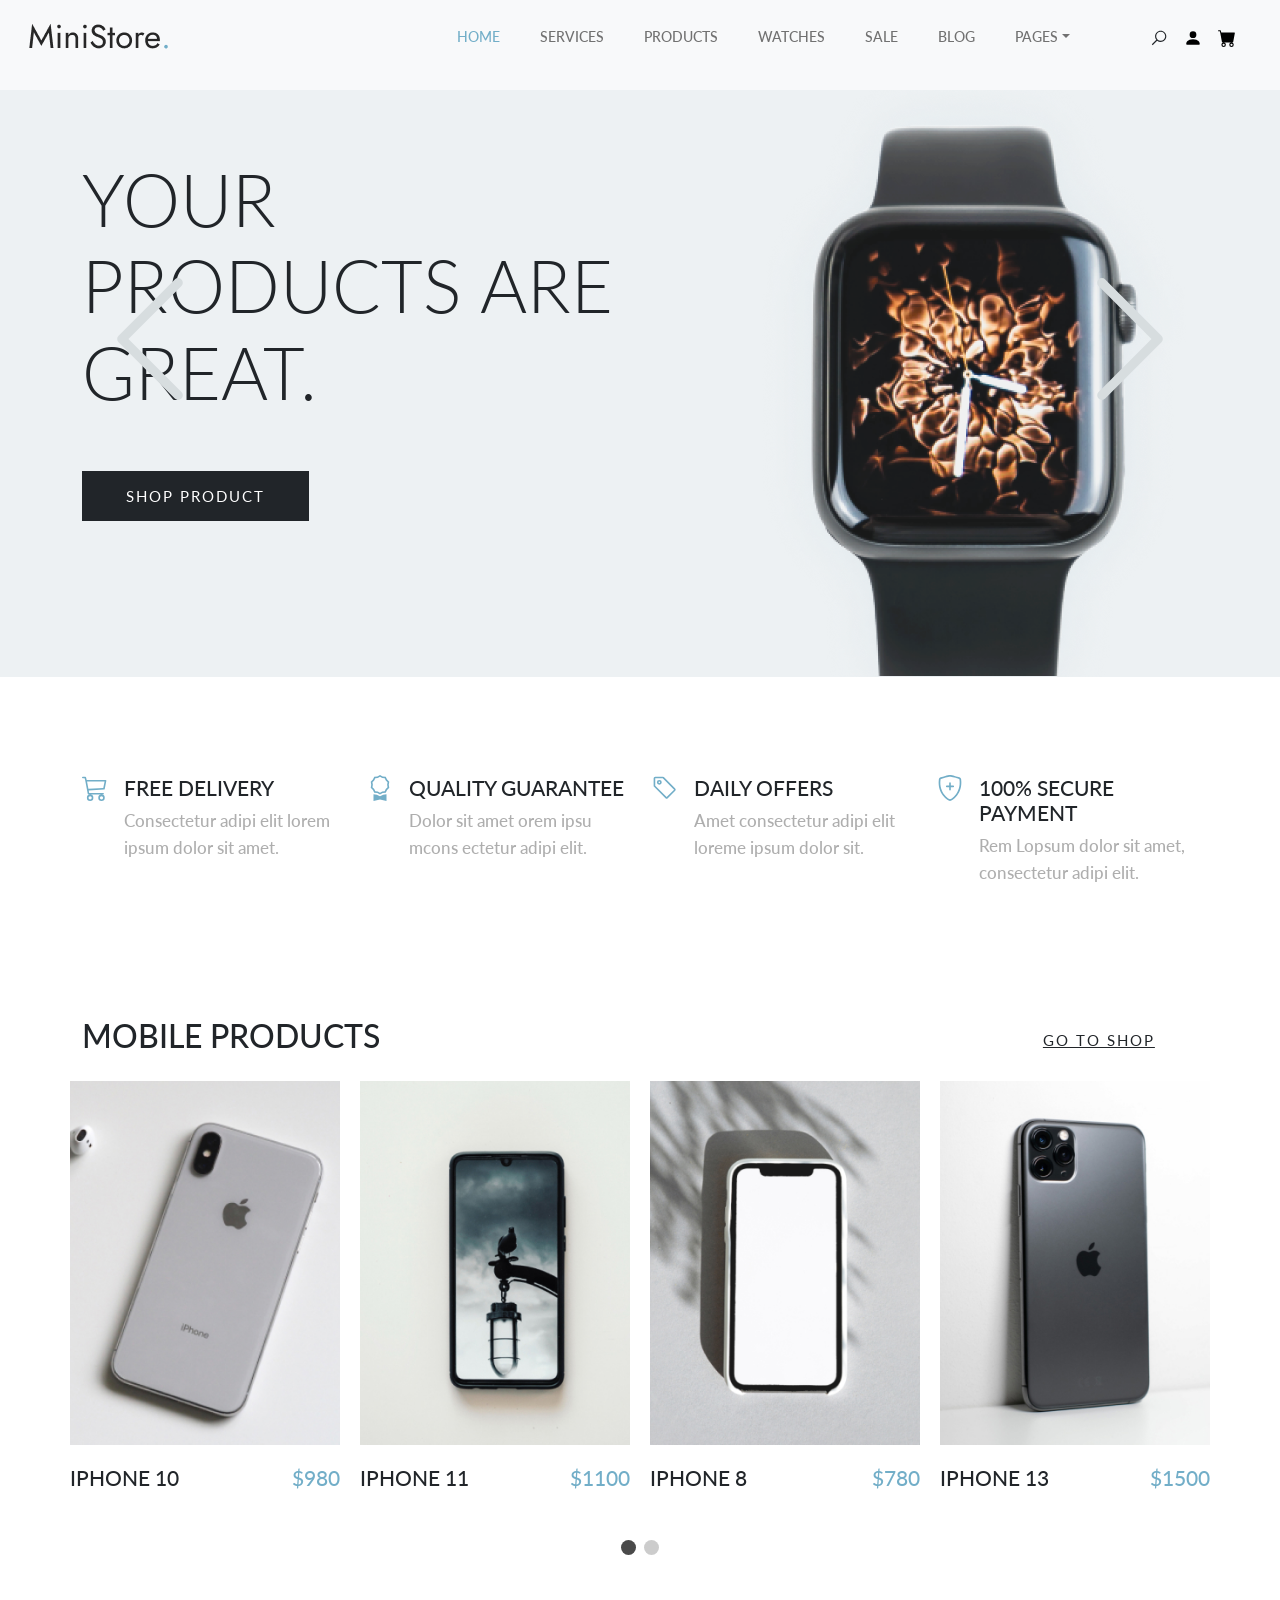
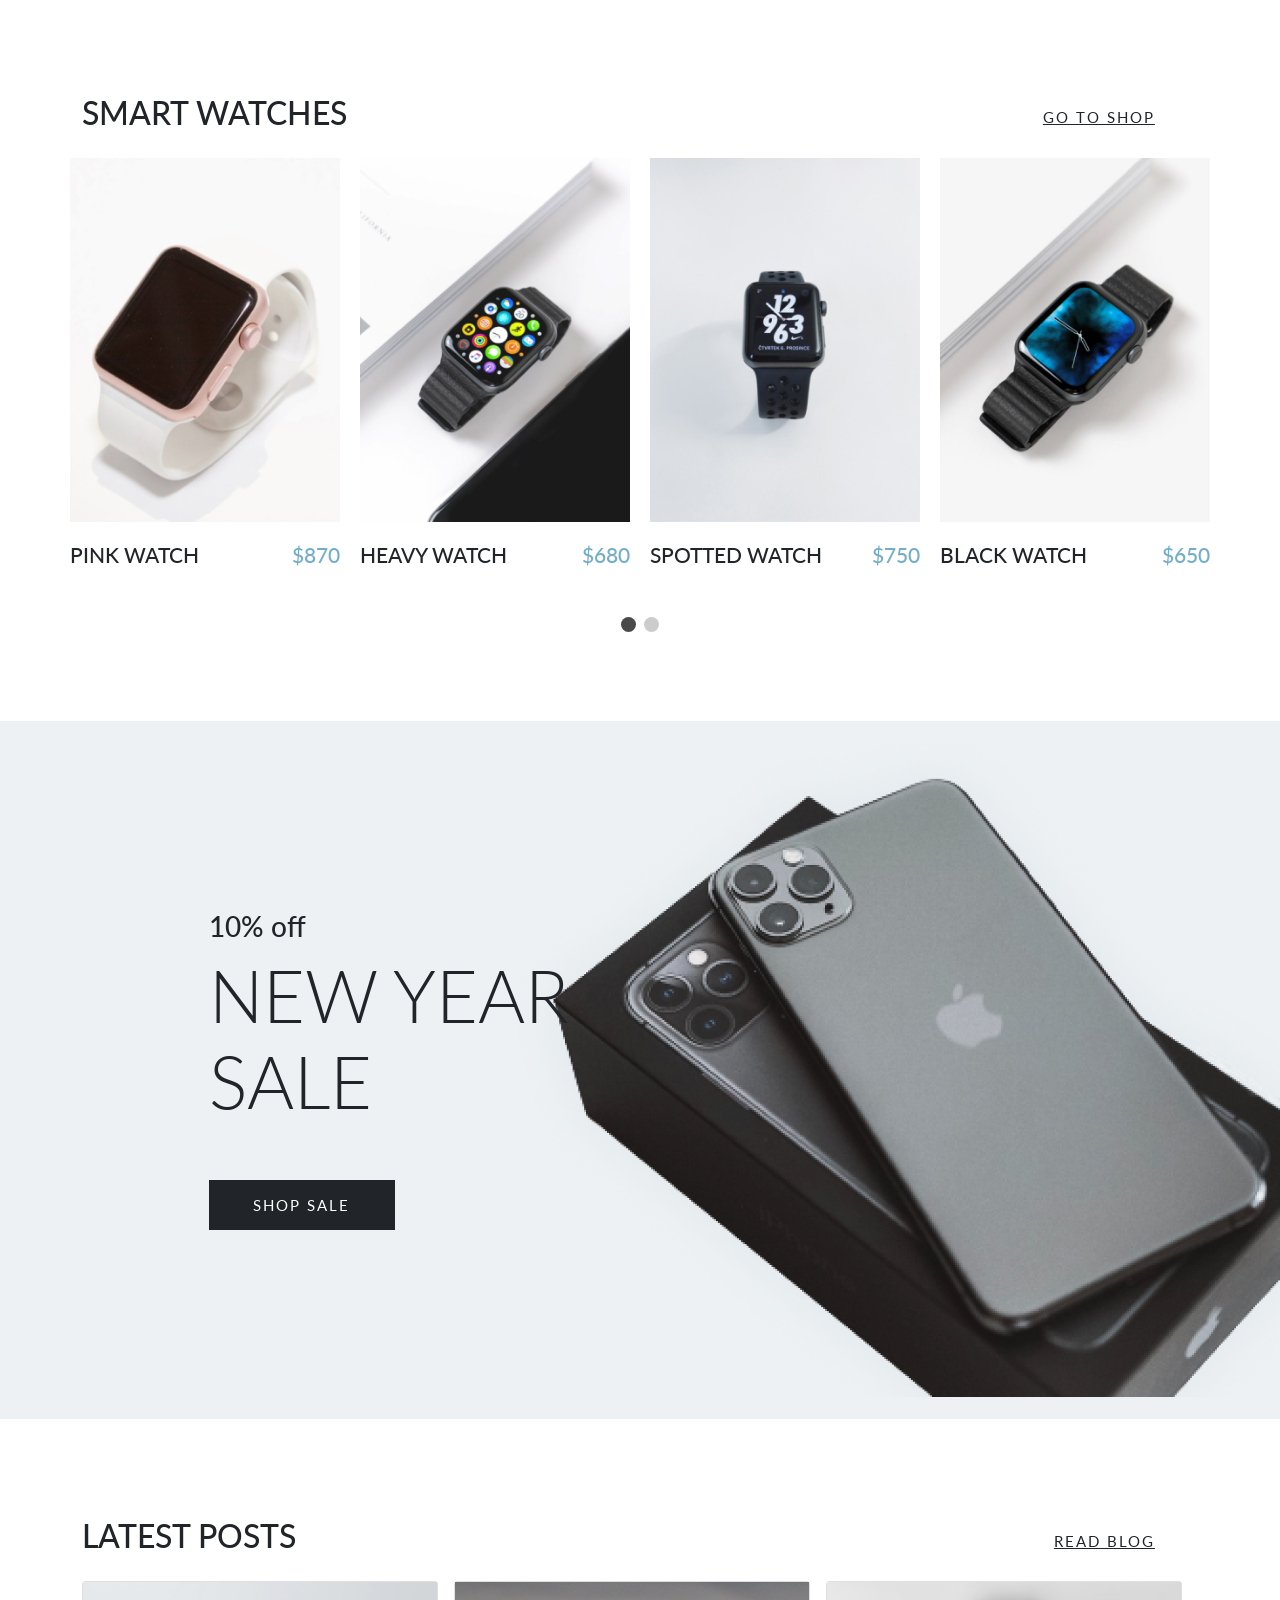
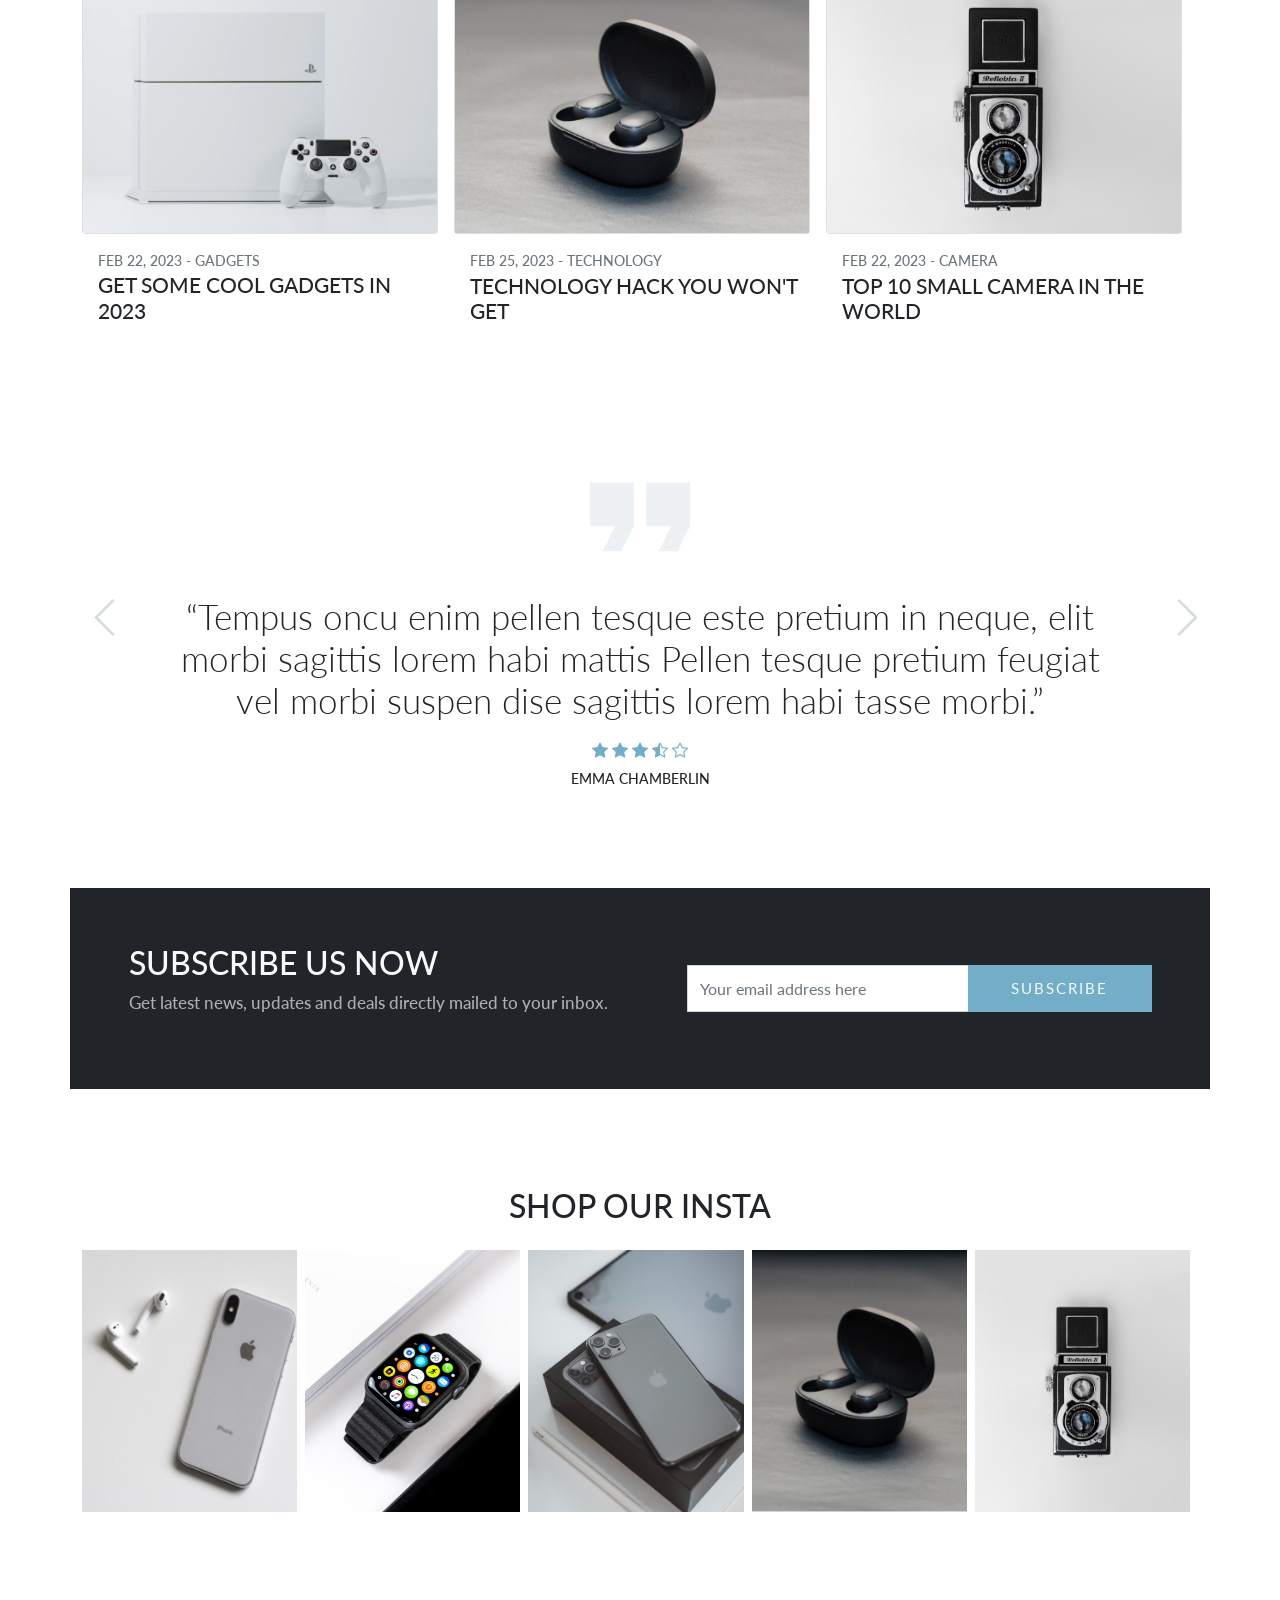
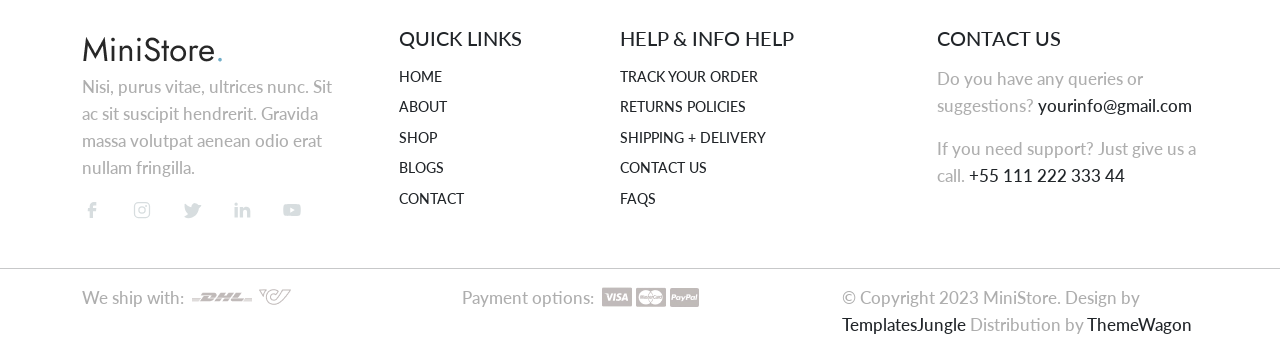
<file: index.html>
<!DOCTYPE html><html><head>
    <title>Ministore</title>
    <meta charset="utf-8">
    <meta http-equiv="X-UA-Compatible" content="IE=edge">
    <meta name="viewport" content="width=device-width, initial-scale=1.0">
    <meta name="format-detection" content="telephone=no">
    <meta name="apple-mobile-web-app-capable" content="yes">
    <meta name="author" content="">
    <meta name="keywords" content="">
    <meta name="description" content="">
    <link rel="stylesheet" type="text/css" href="css/bootstrap.min.css">
    <link rel="stylesheet" type="text/css" href="css/style.css">
    <link rel="stylesheet" href="css/swiper-bundle.min.css">
    <link rel="preconnect" href="https://fonts.googleapis.com">
    <link rel="preconnect" href="https://fonts.gstatic.com" crossorigin="">
    <link href="https://fonts.googleapis.com/css2?family=Jost:wght@300;400;500&family=Lato:wght@300;400;700&display=swap" rel="stylesheet">
    <!-- script
    ================================================== -->
    <script src="js/modernizr.js"></script>
  </head>
  <body data-bs-spy="scroll" data-bs-target="#navbar" data-bs-root-margin="0px 0px -40%" data-bs-smooth-scroll="true" tabindex="0">
    <svg xmlns="http://www.w3.org/2000/svg" style="display: none;">
      <symbol id="search" xmlns="http://www.w3.org/2000/svg" viewBox="0 0 32 32">
        <title>Search</title>
        <path fill="currentColor" d="M19 3C13.488 3 9 7.488 9 13c0 2.395.84 4.59 2.25 6.313L3.281 27.28l1.439 1.44l7.968-7.969A9.922 9.922 0 0 0 19 23c5.512 0 10-4.488 10-10S24.512 3 19 3zm0 2c4.43 0 8 3.57 8 8s-3.57 8-8 8s-8-3.57-8-8s3.57-8 8-8z"></path>
      </symbol>
      <symbol xmlns="http://www.w3.org/2000/svg" id="user" viewBox="0 0 16 16">
        <path d="M3 14s-1 0-1-1 1-4 6-4 6 3 6 4-1 1-1 1H3Zm5-6a3 3 0 1 0 0-6 3 3 0 0 0 0 6Z"></path>
      </symbol>
      <symbol xmlns="http://www.w3.org/2000/svg" id="cart" viewBox="0 0 16 16">
        <path d="M0 1.5A.5.5 0 0 1 .5 1H2a.5.5 0 0 1 .485.379L2.89 3H14.5a.5.5 0 0 1 .491.592l-1.5 8A.5.5 0 0 1 13 12H4a.5.5 0 0 1-.491-.408L2.01 3.607 1.61 2H.5a.5.5 0 0 1-.5-.5zM5 12a2 2 0 1 0 0 4 2 2 0 0 0 0-4zm7 0a2 2 0 1 0 0 4 2 2 0 0 0 0-4zm-7 1a1 1 0 1 1 0 2 1 1 0 0 1 0-2zm7 0a1 1 0 1 1 0 2 1 1 0 0 1 0-2z"></path>
      </symbol>
      <svg xmlns="http://www.w3.org/2000/svg" id="chevron-left" viewBox="0 0 16 16">
        <path fill-rule="evenodd" d="M11.354 1.646a.5.5 0 0 1 0 .708L5.707 8l5.647 5.646a.5.5 0 0 1-.708.708l-6-6a.5.5 0 0 1 0-.708l6-6a.5.5 0 0 1 .708 0z"></path>
      </svg>
      <symbol xmlns="http://www.w3.org/2000/svg" id="chevron-right" viewBox="0 0 16 16">
        <path fill-rule="evenodd" d="M4.646 1.646a.5.5 0 0 1 .708 0l6 6a.5.5 0 0 1 0 .708l-6 6a.5.5 0 0 1-.708-.708L10.293 8 4.646 2.354a.5.5 0 0 1 0-.708z"></path>
      </symbol>
      <symbol xmlns="http://www.w3.org/2000/svg" id="cart-outline" viewBox="0 0 16 16">
        <path d="M0 1.5A.5.5 0 0 1 .5 1H2a.5.5 0 0 1 .485.379L2.89 3H14.5a.5.5 0 0 1 .49.598l-1 5a.5.5 0 0 1-.465.401l-9.397.472L4.415 11H13a.5.5 0 0 1 0 1H4a.5.5 0 0 1-.491-.408L2.01 3.607 1.61 2H.5a.5.5 0 0 1-.5-.5zM3.102 4l.84 4.479 9.144-.459L13.89 4H3.102zM5 12a2 2 0 1 0 0 4 2 2 0 0 0 0-4zm7 0a2 2 0 1 0 0 4 2 2 0 0 0 0-4zm-7 1a1 1 0 1 1 0 2 1 1 0 0 1 0-2zm7 0a1 1 0 1 1 0 2 1 1 0 0 1 0-2z"></path>
      </symbol>
      <symbol xmlns="http://www.w3.org/2000/svg" id="quality" viewBox="0 0 16 16">
        <path d="M9.669.864 8 0 6.331.864l-1.858.282-.842 1.68-1.337 1.32L2.6 6l-.306 1.854 1.337 1.32.842 1.68 1.858.282L8 12l1.669-.864 1.858-.282.842-1.68 1.337-1.32L13.4 6l.306-1.854-1.337-1.32-.842-1.68L9.669.864zm1.196 1.193.684 1.365 1.086 1.072L12.387 6l.248 1.506-1.086 1.072-.684 1.365-1.51.229L8 10.874l-1.355-.702-1.51-.229-.684-1.365-1.086-1.072L3.614 6l-.25-1.506 1.087-1.072.684-1.365 1.51-.229L8 1.126l1.356.702 1.509.229z"></path>
        <path d="M4 11.794V16l4-1 4 1v-4.206l-2.018.306L8 13.126 6.018 12.1 4 11.794z"></path>
      </symbol>
      <symbol xmlns="http://www.w3.org/2000/svg" id="price-tag" viewBox="0 0 16 16">
        <path d="M6 4.5a1.5 1.5 0 1 1-3 0 1.5 1.5 0 0 1 3 0zm-1 0a.5.5 0 1 0-1 0 .5.5 0 0 0 1 0z"></path>
        <path d="M2 1h4.586a1 1 0 0 1 .707.293l7 7a1 1 0 0 1 0 1.414l-4.586 4.586a1 1 0 0 1-1.414 0l-7-7A1 1 0 0 1 1 6.586V2a1 1 0 0 1 1-1zm0 5.586 7 7L13.586 9l-7-7H2v4.586z"></path>
      </symbol>
      <symbol xmlns="http://www.w3.org/2000/svg" id="shield-plus" viewBox="0 0 16 16">
        <path d="M5.338 1.59a61.44 61.44 0 0 0-2.837.856.481.481 0 0 0-.328.39c-.554 4.157.726 7.19 2.253 9.188a10.725 10.725 0 0 0 2.287 2.233c.346.244.652.42.893.533.12.057.218.095.293.118a.55.55 0 0 0 .101.025.615.615 0 0 0 .1-.025c.076-.023.174-.061.294-.118.24-.113.547-.29.893-.533a10.726 10.726 0 0 0 2.287-2.233c1.527-1.997 2.807-5.031 2.253-9.188a.48.48 0 0 0-.328-.39c-.651-.213-1.75-.56-2.837-.855C9.552 1.29 8.531 1.067 8 1.067c-.53 0-1.552.223-2.662.524zM5.072.56C6.157.265 7.31 0 8 0s1.843.265 2.928.56c1.11.3 2.229.655 2.887.87a1.54 1.54 0 0 1 1.044 1.262c.596 4.477-.787 7.795-2.465 9.99a11.775 11.775 0 0 1-2.517 2.453 7.159 7.159 0 0 1-1.048.625c-.28.132-.581.24-.829.24s-.548-.108-.829-.24a7.158 7.158 0 0 1-1.048-.625 11.777 11.777 0 0 1-2.517-2.453C1.928 10.487.545 7.169 1.141 2.692A1.54 1.54 0 0 1 2.185 1.43 62.456 62.456 0 0 1 5.072.56z"></path>
        <path d="M8 4.5a.5.5 0 0 1 .5.5v1.5H10a.5.5 0 0 1 0 1H8.5V9a.5.5 0 0 1-1 0V7.5H6a.5.5 0 0 1 0-1h1.5V5a.5.5 0 0 1 .5-.5z"></path>
      </symbol>
      <symbol xmlns="http://www.w3.org/2000/svg" id="star-fill" viewBox="0 0 16 16">
        <path d="M3.612 15.443c-.386.198-.824-.149-.746-.592l.83-4.73L.173 6.765c-.329-.314-.158-.888.283-.95l4.898-.696L7.538.792c.197-.39.73-.39.927 0l2.184 4.327 4.898.696c.441.062.612.636.282.95l-3.522 3.356.83 4.73c.078.443-.36.79-.746.592L8 13.187l-4.389 2.256z"></path>
      </symbol>
      <symbol xmlns="http://www.w3.org/2000/svg" id="star-empty" viewBox="0 0 16 16">
        <path d="M2.866 14.85c-.078.444.36.791.746.593l4.39-2.256 4.389 2.256c.386.198.824-.149.746-.592l-.83-4.73 3.522-3.356c.33-.314.16-.888-.282-.95l-4.898-.696L8.465.792a.513.513 0 0 0-.927 0L5.354 5.12l-4.898.696c-.441.062-.612.636-.283.95l3.523 3.356-.83 4.73zm4.905-2.767-3.686 1.894.694-3.957a.565.565 0 0 0-.163-.505L1.71 6.745l4.052-.576a.525.525 0 0 0 .393-.288L8 2.223l1.847 3.658a.525.525 0 0 0 .393.288l4.052.575-2.906 2.77a.565.565 0 0 0-.163.506l.694 3.957-3.686-1.894a.503.503 0 0 0-.461 0z"></path>
      </symbol>
      <symbol xmlns="http://www.w3.org/2000/svg" id="star-half" viewBox="0 0 16 16">
        <path d="M5.354 5.119 7.538.792A.516.516 0 0 1 8 .5c.183 0 .366.097.465.292l2.184 4.327 4.898.696A.537.537 0 0 1 16 6.32a.548.548 0 0 1-.17.445l-3.523 3.356.83 4.73c.078.443-.36.79-.746.592L8 13.187l-4.389 2.256a.52.52 0 0 1-.146.05c-.342.06-.668-.254-.6-.642l.83-4.73L.173 6.765a.55.55 0 0 1-.172-.403.58.58 0 0 1 .085-.302.513.513 0 0 1 .37-.245l4.898-.696zM8 12.027a.5.5 0 0 1 .232.056l3.686 1.894-.694-3.957a.565.565 0 0 1 .162-.505l2.907-2.77-4.052-.576a.525.525 0 0 1-.393-.288L8.001 2.223 8 2.226v9.8z"></path>
      </symbol>
      <symbol xmlns="http://www.w3.org/2000/svg" id="quote" viewBox="0 0 24 24">
        <path fill="currentColor" d="m15 17l2-4h-4V6h7v7l-2 4h-3Zm-9 0l2-4H4V6h7v7l-2 4H6Z"></path>
      </symbol>
      <symbol xmlns="http://www.w3.org/2000/svg" id="facebook" viewBox="0 0 24 24">
        <path fill="currentColor" d="M9.198 21.5h4v-8.01h3.604l.396-3.98h-4V7.5a1 1 0 0 1 1-1h3v-4h-3a5 5 0 0 0-5 5v2.01h-2l-.396 3.98h2.396v8.01Z"></path>
      </symbol>
      <symbol xmlns="http://www.w3.org/2000/svg" id="youtube" viewBox="0 0 32 32">
        <path fill="currentColor" d="M29.41 9.26a3.5 3.5 0 0 0-2.47-2.47C24.76 6.2 16 6.2 16 6.2s-8.76 0-10.94.59a3.5 3.5 0 0 0-2.47 2.47A36.13 36.13 0 0 0 2 16a36.13 36.13 0 0 0 .59 6.74a3.5 3.5 0 0 0 2.47 2.47c2.18.59 10.94.59 10.94.59s8.76 0 10.94-.59a3.5 3.5 0 0 0 2.47-2.47A36.13 36.13 0 0 0 30 16a36.13 36.13 0 0 0-.59-6.74ZM13.2 20.2v-8.4l7.27 4.2Z"></path>
      </symbol>
      <symbol xmlns="http://www.w3.org/2000/svg" id="twitter" viewBox="0 0 256 256">
        <path fill="currentColor" d="m245.66 77.66l-29.9 29.9C209.72 177.58 150.67 232 80 232c-14.52 0-26.49-2.3-35.58-6.84c-7.33-3.67-10.33-7.6-11.08-8.72a8 8 0 0 1 3.85-11.93c.26-.1 24.24-9.31 39.47-26.84a110.93 110.93 0 0 1-21.88-24.2c-12.4-18.41-26.28-50.39-22-98.18a8 8 0 0 1 13.65-4.92c.35.35 33.28 33.1 73.54 43.72V88a47.87 47.87 0 0 1 14.36-34.3A46.87 46.87 0 0 1 168.1 40a48.66 48.66 0 0 1 41.47 24H240a8 8 0 0 1 5.66 13.66Z"></path>
      </symbol>
      <symbol xmlns="http://www.w3.org/2000/svg" id="instagram" viewBox="0 0 256 256">
        <path fill="currentColor" d="M128 80a48 48 0 1 0 48 48a48.05 48.05 0 0 0-48-48Zm0 80a32 32 0 1 1 32-32a32 32 0 0 1-32 32Zm48-136H80a56.06 56.06 0 0 0-56 56v96a56.06 56.06 0 0 0 56 56h96a56.06 56.06 0 0 0 56-56V80a56.06 56.06 0 0 0-56-56Zm40 152a40 40 0 0 1-40 40H80a40 40 0 0 1-40-40V80a40 40 0 0 1 40-40h96a40 40 0 0 1 40 40ZM192 76a12 12 0 1 1-12-12a12 12 0 0 1 12 12Z"></path>
      </symbol>
      <symbol xmlns="http://www.w3.org/2000/svg" id="linkedin" viewBox="0 0 24 24">
        <path fill="currentColor" d="M6.94 5a2 2 0 1 1-4-.002a2 2 0 0 1 4 .002zM7 8.48H3V21h4V8.48zm6.32 0H9.34V21h3.94v-6.57c0-3.66 4.77-4 4.77 0V21H22v-7.93c0-6.17-7.06-5.94-8.72-2.91l.04-1.68z"></path>
      </symbol>
      <symbol xmlns="http://www.w3.org/2000/svg" id="nav-icon" viewBox="0 0 16 16">
        <path d="M14 10.5a.5.5 0 0 0-.5-.5h-3a.5.5 0 0 0 0 1h3a.5.5 0 0 0 .5-.5zm0-3a.5.5 0 0 0-.5-.5h-7a.5.5 0 0 0 0 1h7a.5.5 0 0 0 .5-.5zm0-3a.5.5 0 0 0-.5-.5h-11a.5.5 0 0 0 0 1h11a.5.5 0 0 0 .5-.5z"></path>
      </symbol>
      <symbol xmlns="http://www.w3.org/2000/svg" id="close" viewBox="0 0 16 16">
        <path d="M2.146 2.854a.5.5 0 1 1 .708-.708L8 7.293l5.146-5.147a.5.5 0 0 1 .708.708L8.707 8l5.147 5.146a.5.5 0 0 1-.708.708L8 8.707l-5.146 5.147a.5.5 0 0 1-.708-.708L7.293 8 2.146 2.854Z"></path>
      </symbol>
      <symbol xmlns="http://www.w3.org/2000/svg" id="navbar-icon" viewBox="0 0 16 16">
        <path d="M14 10.5a.5.5 0 0 0-.5-.5h-3a.5.5 0 0 0 0 1h3a.5.5 0 0 0 .5-.5zm0-3a.5.5 0 0 0-.5-.5h-7a.5.5 0 0 0 0 1h7a.5.5 0 0 0 .5-.5zm0-3a.5.5 0 0 0-.5-.5h-11a.5.5 0 0 0 0 1h11a.5.5 0 0 0 .5-.5z"></path>
      </symbol>
    </svg>  

    <div class="search-popup">
        <div class="search-popup-container">

          <form role="search" method="get" class="search-form" action="">
            <input type="search" id="search-form" class="search-field" placeholder="Type and press enter" value="" name="s">
            <button type="submit" class="search-submit"><svg class="search"><use xlink:href="#search"></use></svg></button>
          </form>

          <h5 class="cat-list-title">Browse Categories</h5>
          
          <ul class="cat-list">
            <li class="cat-list-item">
              <a href="#" title="Mobile Phones">Mobile Phones</a>
            </li>
            <li class="cat-list-item">
              <a href="#" title="Smart Watches">Smart Watches</a>
            </li>
            <li class="cat-list-item">
              <a href="#" title="Headphones">Headphones</a>
            </li>
            <li class="cat-list-item">
              <a href="#" title="Accessories">Accessories</a>
            </li>
            <li class="cat-list-item">
              <a href="#" title="Monitors">Monitors</a>
            </li>
            <li class="cat-list-item">
              <a href="#" title="Speakers">Speakers</a>
            </li>
            <li class="cat-list-item">
              <a href="#" title="Memory Cards">Memory Cards</a>
            </li>
          </ul>

        </div>
    </div>
    
    <header id="header" class="site-header header-scrolled position-fixed text-black bg-light">
      <nav id="header-nav" class="navbar navbar-expand-lg px-3 mb-3">
        <div class="container-fluid">
          <a class="navbar-brand" href="index.html">
            <img src="images/main-logo.png" class="logo">
          </a>
          <button class="navbar-toggler d-flex d-lg-none order-3 p-2" type="button" data-bs-toggle="offcanvas" data-bs-target="#bdNavbar" aria-controls="bdNavbar" aria-expanded="false" aria-label="Toggle navigation">
            <svg class="navbar-icon">
              <use xlink:href="#navbar-icon"></use>
            </svg>
          </button>
          <div class="offcanvas offcanvas-end" tabindex="-1" id="bdNavbar" aria-labelledby="bdNavbarOffcanvasLabel">
            <div class="offcanvas-header px-4 pb-0">
              <a class="navbar-brand" href="index.html">
                <img src="images/main-logo.png" class="logo">
              </a>
              <button type="button" class="btn-close btn-close-black" data-bs-dismiss="offcanvas" aria-label="Close" data-bs-target="#bdNavbar"></button>
            </div>
            <div class="offcanvas-body">
              <ul id="navbar" class="navbar-nav text-uppercase justify-content-end align-items-center flex-grow-1 pe-3">
                <li class="nav-item">
                  <a class="nav-link me-4 active" href="#billboard">Home</a>
                </li>
                <li class="nav-item">
                  <a class="nav-link me-4" href="#company-services">Services</a>
                </li>
                <li class="nav-item">
                  <a class="nav-link me-4" href="#mobile-products">Products</a>
                </li>
                <li class="nav-item">
                  <a class="nav-link me-4" href="#smart-watches">Watches</a>
                </li>
                <li class="nav-item">
                  <a class="nav-link me-4" href="#yearly-sale">Sale</a>
                </li>
                <li class="nav-item">
                  <a class="nav-link me-4" href="#latest-blog">Blog</a>
                </li>
                <li class="nav-item dropdown">
                  <a class="nav-link me-4 dropdown-toggle link-dark" data-bs-toggle="dropdown" href="#" role="button" aria-expanded="false">Pages</a>
                  <ul class="dropdown-menu">
                    <li>
                      <a href="index.html" class="dropdown-item">About</a>
                    </li>
                    <li>
                      <a href="index.html" class="dropdown-item">Blog</a>
                    </li>
                    <li>
                      <a href="index.html" class="dropdown-item">Shop</a>
                    </li>
                    <li>
                      <a href="index.html" class="dropdown-item">Cart</a>
                    </li>
                    <li>
                      <a href="index.html" class="dropdown-item">Checkout</a>
                    </li>
                    <li>
                      <a href="index.html" class="dropdown-item">Single Post</a>
                    </li>
                    <li>
                      <a href="index.html" class="dropdown-item">Single Product</a>
                    </li>
                    <li>
                      <a href="index.html" class="dropdown-item">Contact</a>
                    </li>
                  </ul>
                </li>
                <li class="nav-item">
                  <div class="user-items ps-5">
                    <ul class="d-flex justify-content-end list-unstyled">
                      <li class="search-item pe-3">
                        <a href="#" class="search-button">
                          <svg class="search">
                            <use xlink:href="#search"></use>
                          </svg>
                        </a>
                      </li>
                      <li class="pe-3">
                        <a href="#">
                          <svg class="user">
                            <use xlink:href="#user"></use>
                          </svg>
                        </a>
                      </li>
                      <li>
                        <a href="index.html">
                          <svg class="cart">
                            <use xlink:href="#cart"></use>
                          </svg>
                        </a>
                      </li>
                    </ul>
                  </div>
                </li>
              </ul>
            </div>
          </div>
        </div>
      </nav>
    </header>
    <section id="billboard" class="position-relative overflow-hidden bg-light-blue">
      <div class="swiper main-swiper">
        <div class="swiper-wrapper">
          <div class="swiper-slide">
            <div class="container">
              <div class="row d-flex align-items-center">
                <div class="col-md-6">
                  <div class="banner-content">
                    <h1 class="display-2 text-uppercase text-dark pb-5">Your Products Are Great.</h1>
                    <a href="index.html" class="btn btn-medium btn-dark text-uppercase btn-rounded-none">Shop Product</a>
                  </div>
                </div>
                <div class="col-md-5">
                  <div class="image-holder">
                    <img src="images/banner-image.png" alt="banner">
                  </div>
                </div>
              </div>
            </div>
          </div>
          <div class="swiper-slide">
            <div class="container">
              <div class="row d-flex flex-wrap align-items-center">
                <div class="col-md-6">
                  <div class="banner-content">
                    <h1 class="display-2 text-uppercase text-dark pb-5">Technology Hack You Won't Get</h1>
                    <a href="index.html" class="btn btn-medium btn-dark text-uppercase btn-rounded-none">Shop Product</a>
                  </div>
                </div>
                <div class="col-md-5">
                  <div class="image-holder">
                    <img src="images/banner-image.png" alt="banner">
                  </div>
                </div>
              </div>
            </div>
          </div>
        </div>
      </div>
      <div class="swiper-icon swiper-arrow swiper-arrow-prev">
        <svg class="chevron-left">
          <use xlink:href="#chevron-left"></use>
        </svg>
      </div>
      <div class="swiper-icon swiper-arrow swiper-arrow-next">
        <svg class="chevron-right">
          <use xlink:href="#chevron-right"></use>
        </svg>
      </div>
    </section>
    <section id="company-services" class="padding-large">
      <div class="container">
        <div class="row">
          <div class="col-lg-3 col-md-6 pb-3">
            <div class="icon-box d-flex">
              <div class="icon-box-icon pe-3 pb-3">
                <svg class="cart-outline">
                  <use xlink:href="#cart-outline"></use>
                </svg>
              </div>
              <div class="icon-box-content">
                <h3 class="card-title text-uppercase text-dark">Free delivery</h3>
                <p>Consectetur adipi elit lorem ipsum dolor sit amet.</p>
              </div>
            </div>
          </div>
          <div class="col-lg-3 col-md-6 pb-3">
            <div class="icon-box d-flex">
              <div class="icon-box-icon pe-3 pb-3">
                <svg class="quality">
                  <use xlink:href="#quality"></use>
                </svg>
              </div>
              <div class="icon-box-content">
                <h3 class="card-title text-uppercase text-dark">Quality guarantee</h3>
                <p>Dolor sit amet orem ipsu mcons ectetur adipi elit.</p>
              </div>
            </div>
          </div>
          <div class="col-lg-3 col-md-6 pb-3">
            <div class="icon-box d-flex">
              <div class="icon-box-icon pe-3 pb-3">
                <svg class="price-tag">
                  <use xlink:href="#price-tag"></use>
                </svg>
              </div>
              <div class="icon-box-content">
                <h3 class="card-title text-uppercase text-dark">Daily offers</h3>
                <p>Amet consectetur adipi elit loreme ipsum dolor sit.</p>
              </div>
            </div>
          </div>
          <div class="col-lg-3 col-md-6 pb-3">
            <div class="icon-box d-flex">
              <div class="icon-box-icon pe-3 pb-3">
                <svg class="shield-plus">
                  <use xlink:href="#shield-plus"></use>
                </svg>
              </div>
              <div class="icon-box-content">
                <h3 class="card-title text-uppercase text-dark">100% secure payment</h3>
                <p>Rem Lopsum dolor sit amet, consectetur adipi elit.</p>
              </div>
            </div>
          </div>
        </div>
      </div>
    </section>
    <section id="mobile-products" class="product-store position-relative padding-large no-padding-top">
      <div class="container">
        <div class="row">
          <div class="display-header d-flex justify-content-between pb-3">
            <h2 class="display-7 text-dark text-uppercase">Mobile Products</h2>
            <div class="btn-right">
              <a href="index.html" class="btn btn-medium btn-normal text-uppercase">Go to Shop</a>
            </div>
          </div>
          <div class="swiper product-swiper">
            <div class="swiper-wrapper">
              <div class="swiper-slide">
                <div class="product-card position-relative">
                  <div class="image-holder">
                    <img src="images/product-item1.jpg" alt="product-item" class="img-fluid">
                  </div>
                  <div class="cart-concern position-absolute">
                    <div class="cart-button d-flex">
                      <a href="#" class="btn btn-medium btn-black">Add to Cart<svg class="cart-outline"><use xlink:href="#cart-outline"></use></svg></a>
                    </div>
                  </div>
                  <div class="card-detail d-flex justify-content-between align-items-baseline pt-3">
                    <h3 class="card-title text-uppercase">
                      <a href="#">Iphone 10</a>
                    </h3>
                    <span class="item-price text-primary">$980</span>
                  </div>
                </div>
              </div>
              <div class="swiper-slide">
                <div class="product-card position-relative">
                  <div class="image-holder">
                    <img src="images/product-item2.jpg" alt="product-item" class="img-fluid">
                  </div>
                  <div class="cart-concern position-absolute">
                    <div class="cart-button d-flex">
                      <a href="#" class="btn btn-medium btn-black">Add to Cart<svg class="cart-outline"><use xlink:href="#cart-outline"></use></svg></a>
                    </div>
                  </div>
                  <div class="card-detail d-flex justify-content-between align-items-baseline pt-3">
                    <h3 class="card-title text-uppercase">
                      <a href="#">Iphone 11</a>
                    </h3>
                    <span class="item-price text-primary">$1100</span>
                  </div>
                </div>
              </div>
              <div class="swiper-slide">
                <div class="product-card position-relative">
                  <div class="image-holder">
                    <img src="images/product-item3.jpg" alt="product-item" class="img-fluid">
                  </div>
                  <div class="cart-concern position-absolute">
                    <div class="cart-button d-flex">
                      <a href="#" class="btn btn-medium btn-black">Add to Cart<svg class="cart-outline"><use xlink:href="#cart-outline"></use></svg></a>
                    </div>
                  </div>
                  <div class="card-detail d-flex justify-content-between align-items-baseline pt-3">
                    <h3 class="card-title text-uppercase">
                      <a href="#">Iphone 8</a>
                    </h3>
                    <span class="item-price text-primary">$780</span>
                  </div>
                </div>
              </div>
              <div class="swiper-slide">
                <div class="product-card position-relative">
                  <div class="image-holder">
                    <img src="images/product-item4.jpg" alt="product-item" class="img-fluid">
                  </div>
                  <div class="cart-concern position-absolute">
                    <div class="cart-button d-flex">
                      <a href="#" class="btn btn-medium btn-black">Add to Cart<svg class="cart-outline"><use xlink:href="#cart-outline"></use></svg></a>
                    </div>
                  </div>
                  <div class="card-detail d-flex justify-content-between align-items-baseline pt-3">
                    <h3 class="card-title text-uppercase">
                      <a href="#">Iphone 13</a>
                    </h3>
                    <span class="item-price text-primary">$1500</span>
                  </div>
                </div>
              </div>
              <div class="swiper-slide">
                <div class="product-card position-relative">
                  <div class="image-holder">
                    <img src="images/product-item5.jpg" alt="product-item" class="img-fluid">
                  </div>
                  <div class="cart-concern position-absolute">
                    <div class="cart-button d-flex">
                      <a href="#" class="btn btn-medium btn-black">Add to Cart<svg class="cart-outline"><use xlink:href="#cart-outline"></use></svg></a>
                    </div>
                  </div>
                  <div class="card-detail d-flex justify-content-between align-items-baseline pt-3">
                    <h3 class="card-title text-uppercase">
                      <a href="#">Iphone 12</a>
                    </h3>
                    <span class="item-price text-primary">$1300</span>
                  </div>
                </div>
              </div>
            </div>
          </div>
        </div>
      </div>
      <div class="swiper-pagination position-absolute text-center"></div>
    </section>
    <section id="smart-watches" class="product-store padding-large position-relative">
      <div class="container">
        <div class="row">
          <div class="display-header d-flex justify-content-between pb-3">
            <h2 class="display-7 text-dark text-uppercase">Smart Watches</h2>
            <div class="btn-right">
              <a href="index.html" class="btn btn-medium btn-normal text-uppercase">Go to Shop</a>
            </div>
          </div>
          <div class="swiper product-watch-swiper">
            <div class="swiper-wrapper">
              <div class="swiper-slide">
                <div class="product-card position-relative">
                  <div class="image-holder">
                    <img src="images/product-item6.jpg" alt="product-item" class="img-fluid">
                  </div>
                  <div class="cart-concern position-absolute">
                    <div class="cart-button d-flex">
                      <a href="#" class="btn btn-medium btn-black">Add to Cart<svg class="cart-outline"><use xlink:href="#cart-outline"></use></svg></a>
                    </div>
                  </div>
                  <div class="card-detail d-flex justify-content-between align-items-baseline pt-3">
                    <h3 class="card-title text-uppercase">
                      <a href="#">Pink watch</a>
                    </h3>
                    <span class="item-price text-primary">$870</span>
                  </div>
                </div>
              </div>
              <div class="swiper-slide">
                <div class="product-card position-relative">
                  <div class="image-holder">
                    <img src="images/product-item7.jpg" alt="product-item" class="img-fluid">
                  </div>
                  <div class="cart-concern position-absolute">
                    <div class="cart-button d-flex">
                      <a href="#" class="btn btn-medium btn-black">Add to Cart<svg class="cart-outline"><use xlink:href="#cart-outline"></use></svg></a>
                    </div>
                  </div>
                  <div class="card-detail d-flex justify-content-between align-items-baseline pt-3">
                    <h3 class="card-title text-uppercase">
                      <a href="#">Heavy watch</a>
                    </h3>
                    <span class="item-price text-primary">$680</span>
                  </div>
                </div>
              </div>
              <div class="swiper-slide">
                <div class="product-card position-relative">
                  <div class="image-holder">
                    <img src="images/product-item8.jpg" alt="product-item" class="img-fluid">
                  </div>
                  <div class="cart-concern position-absolute">
                    <div class="cart-button d-flex">
                      <a href="#" class="btn btn-medium btn-black">Add to Cart<svg class="cart-outline"><use xlink:href="#cart-outline"></use></svg></a>
                    </div>
                  </div>
                  <div class="card-detail d-flex justify-content-between align-items-baseline pt-3">
                    <h3 class="card-title text-uppercase">
                      <a href="#">spotted watch</a>
                    </h3>
                    <span class="item-price text-primary">$750</span>
                  </div>
                </div>
              </div>
              <div class="swiper-slide">
                <div class="product-card position-relative">
                  <div class="image-holder">
                    <img src="images/product-item9.jpg" alt="product-item" class="img-fluid">
                  </div>
                  <div class="cart-concern position-absolute">
                    <div class="cart-button d-flex">
                      <a href="#" class="btn btn-medium btn-black">Add to Cart<svg class="cart-outline"><use xlink:href="#cart-outline"></use></svg></a>
                    </div>
                  </div>
                  <div class="card-detail d-flex justify-content-between align-items-baseline pt-3">
                    <h3 class="card-title text-uppercase">
                      <a href="#">black watch</a>
                    </h3>
                    <span class="item-price text-primary">$650</span>
                  </div>
                </div>
              </div>
              <div class="swiper-slide">
                <div class="product-card position-relative">
                  <div class="image-holder">
                    <img src="images/product-item10.jpg" alt="product-item" class="img-fluid">
                  </div>
                  <div class="cart-concern position-absolute">
                    <div class="cart-button d-flex">
                      <a href="#" class="btn btn-medium btn-black">Add to Cart<svg class="cart-outline"><use xlink:href="#cart-outline"></use></svg></a>
                    </div>
                  </div>
                  <div class="card-detail d-flex justify-content-between pt-3">
                    <h3 class="card-title text-uppercase">
                      <a href="#">black watch</a>
                    </h3>
                    <span class="item-price text-primary">$750</span>
                  </div>
                </div>
              </div>
            </div>
          </div>
        </div>
      </div>
      <div class="swiper-pagination position-absolute text-center"></div>
    </section>
    <section id="yearly-sale" class="bg-light-blue overflow-hidden mt-5 padding-xlarge" style="background-image: url('images/single-image1.png');background-position: right; background-repeat: no-repeat;">
      <div class="row d-flex flex-wrap align-items-center">
        <div class="col-md-6 col-sm-12">
          <div class="text-content offset-4 padding-medium">
            <h3>10% off</h3>
            <h2 class="display-2 pb-5 text-uppercase text-dark">New year sale</h2>
            <a href="index.html" class="btn btn-medium btn-dark text-uppercase btn-rounded-none">Shop Sale</a>
          </div>
        </div>
        <div class="col-md-6 col-sm-12">
          
        </div>
      </div>
    </section>
    <section id="latest-blog" class="padding-large">
      <div class="container">
        <div class="row">
          <div class="display-header d-flex justify-content-between pb-3">
            <h2 class="display-7 text-dark text-uppercase">Latest Posts</h2>
            <div class="btn-right">
              <a href="index.html" class="btn btn-medium btn-normal text-uppercase">Read Blog</a>
            </div>
          </div>
          <div class="post-grid d-flex flex-wrap justify-content-between">
            <div class="col-lg-4 col-sm-12">
              <div class="card border-none me-3">
                <div class="card-image">
                  <img src="images/post-item1.jpg" alt="" class="img-fluid">
                </div>
              </div>
              <div class="card-body text-uppercase">
                <div class="card-meta text-muted">
                  <span class="meta-date">feb 22, 2023</span>
                  <span class="meta-category">- Gadgets</span>
                </div>
                <h3 class="card-title">
                  <a href="#">Get some cool gadgets in 2023</a>
                </h3>
              </div>
            </div>
            <div class="col-lg-4 col-sm-12">
              <div class="card border-none me-3">
                <div class="card-image">
                  <img src="images/post-item2.jpg" alt="" class="img-fluid">
                </div>
              </div>
              <div class="card-body text-uppercase">
                <div class="card-meta text-muted">
                  <span class="meta-date">feb 25, 2023</span>
                  <span class="meta-category">- Technology</span>
                </div>
                <h3 class="card-title">
                  <a href="#">Technology Hack You Won't Get</a>
                </h3>
              </div>
            </div>
            <div class="col-lg-4 col-sm-12">
              <div class="card border-none me-3">
                <div class="card-image">
                  <img src="images/post-item3.jpg" alt="" class="img-fluid">
                </div>
              </div>
              <div class="card-body text-uppercase">
                <div class="card-meta text-muted">
                  <span class="meta-date">feb 22, 2023</span>
                  <span class="meta-category">- Camera</span>
                </div>
                <h3 class="card-title">
                  <a href="#">Top 10 Small Camera In The World</a>
                </h3>
              </div>
            </div>
          </div>
        </div>
      </div>
    </section>
    <section id="testimonials" class="position-relative">
      <div class="container">
        <div class="row">
          <div class="review-content position-relative">
            <div class="swiper-icon swiper-arrow swiper-arrow-prev position-absolute d-flex align-items-center">
              <svg class="chevron-left">
                <use xlink:href="#chevron-left"></use>
              </svg>
            </div>
            <div class="swiper testimonial-swiper">
              <div class="quotation text-center">
                <svg class="quote">
                  <use xlink:href="#quote"></use>
                </svg>
              </div>
              <div class="swiper-wrapper">
                <div class="swiper-slide text-center d-flex justify-content-center">
                  <div class="review-item col-md-10">
                    <i class="icon icon-review"></i>
                    <blockquote>“Tempus oncu enim pellen tesque este pretium in neque, elit morbi sagittis lorem habi mattis Pellen tesque pretium feugiat vel morbi suspen dise sagittis lorem habi tasse morbi.”</blockquote>
                    <div class="rating">
                      <svg class="star star-fill">
                        <use xlink:href="#star-fill"></use>
                      </svg>
                      <svg class="star star-fill">
                        <use xlink:href="#star-fill"></use>
                      </svg>
                      <svg class="star star-fill">
                        <use xlink:href="#star-fill"></use>
                      </svg>
                      <svg class="star star-half">
                        <use xlink:href="#star-half"></use>
                      </svg>
                      <svg class="star star-empty">
                        <use xlink:href="#star-empty"></use>
                      </svg>
                    </div>
                    <div class="author-detail">
                      <div class="name text-dark text-uppercase pt-2">Emma Chamberlin</div>
                    </div>
                  </div>
                </div>
                <div class="swiper-slide text-center d-flex justify-content-center">
                  <div class="review-item col-md-10">
                    <i class="icon icon-review"></i>
                    <blockquote>“A blog is a digital publication that can complement a website or exist independently. A blog may include articles, short posts, listicles, infographics, videos, and other digital content.”</blockquote>
                    <div class="rating">
                      <svg class="star star-fill">
                        <use xlink:href="#star-fill"></use>
                      </svg>
                      <svg class="star star-fill">
                        <use xlink:href="#star-fill"></use>
                      </svg>
                      <svg class="star star-fill">
                        <use xlink:href="#star-fill"></use>
                      </svg>
                      <svg class="star star-half">
                        <use xlink:href="#star-half"></use>
                      </svg>
                      <svg class="star star-empty">
                        <use xlink:href="#star-empty"></use>
                      </svg>
                    </div>
                    <div class="author-detail">
                      <div class="name text-dark text-uppercase pt-2">Jennie Rose</div>
                    </div>
                  </div>
                </div>
              </div>
            </div>
            <div class="swiper-icon swiper-arrow swiper-arrow-next position-absolute d-flex align-items-center">
              <svg class="chevron-right">
                <use xlink:href="#chevron-right"></use>
              </svg>
            </div>
          </div>
        </div>
      </div>
      <div class="swiper-pagination"></div>
    </section>
    <section id="subscribe" class="container-grid padding-large position-relative overflow-hidden">
      <div class="container">
        <div class="row">
          <div class="subscribe-content bg-dark d-flex flex-wrap justify-content-center align-items-center padding-medium">
            <div class="col-md-6 col-sm-12">
              <div class="display-header pe-3">
                <h2 class="display-7 text-uppercase text-light">Subscribe Us Now</h2>
                <p>Get latest news, updates and deals directly mailed to your inbox.</p>
              </div>
            </div>
            <div class="col-md-5 col-sm-12">
              <form class="subscription-form validate">
                <div class="input-group flex-wrap">
                  <input class="form-control btn-rounded-none" type="email" name="EMAIL" placeholder="Your email address here" required="">
                  <button class="btn btn-medium btn-primary text-uppercase btn-rounded-none" type="submit" name="subscribe">Subscribe</button>
                </div>
              </form>
            </div>
          </div>
        </div>
      </div>
    </section>
    <section id="instagram" class="padding-large overflow-hidden no-padding-top">
      <div class="container">
        <div class="row">
          <div class="display-header text-uppercase text-dark text-center pb-3">
            <h2 class="display-7">Shop Our Insta</h2>
          </div>
          <div class="d-flex flex-wrap">
            <figure class="instagram-item pe-2">
              <a href="https://templatesjungle.com/" class="image-link position-relative">
                <img src="images/insta-item1.jpg" alt="instagram" class="insta-image">
                <div class="icon-overlay position-absolute d-flex justify-content-center">
                  <svg class="instagram">
                    <use xlink:href="#instagram"></use>
                  </svg>
                </div>
              </a>
            </figure>
            <figure class="instagram-item pe-2">
              <a href="https://templatesjungle.com/" class="image-link position-relative">
                <img src="images/insta-item2.jpg" alt="instagram" class="insta-image">
                <div class="icon-overlay position-absolute d-flex justify-content-center">
                  <svg class="instagram">
                    <use xlink:href="#instagram"></use>
                  </svg>
                </div>
              </a>
            </figure>
            <figure class="instagram-item pe-2">
              <a href="https://templatesjungle.com/" class="image-link position-relative">
                <img src="images/insta-item3.jpg" alt="instagram" class="insta-image">
                <div class="icon-overlay position-absolute d-flex justify-content-center">
                  <svg class="instagram">
                    <use xlink:href="#instagram"></use>
                  </svg>
                </div>
              </a>
            </figure>
            <figure class="instagram-item pe-2">
              <a href="https://templatesjungle.com/" class="image-link position-relative">
                <img src="images/insta-item4.jpg" alt="instagram" class="insta-image">
                <div class="icon-overlay position-absolute d-flex justify-content-center">
                  <svg class="instagram">
                    <use xlink:href="#instagram"></use>
                  </svg>
                </div>
              </a>
            </figure>
            <figure class="instagram-item pe-2">
              <a href="https://templatesjungle.com/" class="image-link position-relative">
                <img src="images/insta-item5.jpg" alt="instagram" class="insta-image">
                <div class="icon-overlay position-absolute d-flex justify-content-center">
                  <svg class="instagram">
                    <use xlink:href="#instagram"></use>
                  </svg>
                </div>
              </a>
            </figure>
          </div>
        </div>
      </div>
    </section>
    <footer id="footer" class="overflow-hidden">
      <div class="container">
        <div class="row">
          <div class="footer-top-area">
            <div class="row d-flex flex-wrap justify-content-between">
              <div class="col-lg-3 col-sm-6 pb-3">
                <div class="footer-menu">
                  <img src="images/main-logo.png" alt="logo">
                  <p>Nisi, purus vitae, ultrices nunc. Sit ac sit suscipit hendrerit. Gravida massa volutpat aenean odio erat nullam fringilla.</p>
                  <div class="social-links">
                    <ul class="d-flex list-unstyled">
                      <li>
                        <a href="#">
                          <svg class="facebook">
                            <use xlink:href="#facebook"></use>
                          </svg>
                        </a>
                      </li>
                      <li>
                        <a href="#">
                          <svg class="instagram">
                            <use xlink:href="#instagram"></use>
                          </svg>
                        </a>
                      </li>
                      <li>
                        <a href="#">
                          <svg class="twitter">
                            <use xlink:href="#twitter"></use>
                          </svg>
                        </a>
                      </li>
                      <li>
                        <a href="#">
                          <svg class="linkedin">
                            <use xlink:href="#linkedin"></use>
                          </svg>
                        </a>
                      </li>
                      <li>
                        <a href="#">
                          <svg class="youtube">
                            <use xlink:href="#youtube"></use>
                          </svg>
                        </a>
                      </li>
                    </ul>
                  </div>
                </div>
              </div>
              <div class="col-lg-2 col-sm-6 pb-3">
                <div class="footer-menu text-uppercase">
                  <h5 class="widget-title pb-2">Quick Links</h5>
                  <ul class="menu-list list-unstyled text-uppercase">
                    <li class="menu-item pb-2">
                      <a href="#">Home</a>
                    </li>
                    <li class="menu-item pb-2">
                      <a href="#">About</a>
                    </li>
                    <li class="menu-item pb-2">
                      <a href="#">Shop</a>
                    </li>
                    <li class="menu-item pb-2">
                      <a href="#">Blogs</a>
                    </li>
                    <li class="menu-item pb-2">
                      <a href="#">Contact</a>
                    </li>
                  </ul>
                </div>
              </div>
              <div class="col-lg-3 col-sm-6 pb-3">
                <div class="footer-menu text-uppercase">
                  <h5 class="widget-title pb-2">Help & Info Help</h5>
                  <ul class="menu-list list-unstyled">
                    <li class="menu-item pb-2">
                      <a href="#">Track Your Order</a>
                    </li>
                    <li class="menu-item pb-2">
                      <a href="#">Returns Policies</a>
                    </li>
                    <li class="menu-item pb-2">
                      <a href="#">Shipping + Delivery</a>
                    </li>
                    <li class="menu-item pb-2">
                      <a href="#">Contact Us</a>
                    </li>
                    <li class="menu-item pb-2">
                      <a href="#">Faqs</a>
                    </li>
                  </ul>
                </div>
              </div>
              <div class="col-lg-3 col-sm-6 pb-3">
                <div class="footer-menu contact-item">
                  <h5 class="widget-title text-uppercase pb-2">Contact Us</h5>
                  <p>Do you have any queries or suggestions? <a href="mailto:">yourinfo@gmail.com</a>
                  </p>
                  <p>If you need support? Just give us a call. <a href="">+55 111 222 333 44</a>
                  </p>
                </div>
              </div>
            </div>
          </div>
        </div>
      </div>
      <hr>
    </footer>
    <div id="footer-bottom">
      <div class="container">
        <div class="row d-flex flex-wrap justify-content-between">
          <div class="col-md-4 col-sm-6">
            <div class="Shipping d-flex">
              <p>We ship with:</p>
              <div class="card-wrap ps-2">
                <img src="images/dhl.png" alt="visa">
                <img src="images/shippingcard.png" alt="mastercard">
              </div>
            </div>
          </div>
          <div class="col-md-4 col-sm-6">
            <div class="payment-method d-flex">
              <p>Payment options:</p>
              <div class="card-wrap ps-2">
                <img src="images/visa.jpg" alt="visa">
                <img src="images/mastercard.jpg" alt="mastercard">
                <img src="images/paypal.jpg" alt="paypal">
              </div>
            </div>
          </div>
          <div class="col-md-4 col-sm-6">
            <div class="copyright">
              <p>© Copyright 2023 MiniStore. Design by <a href="https://templatesjungle.com/">TemplatesJungle</a> Distribution by <a href="https://themewagon.com">ThemeWagon</a>
              </p>
            </div>
          </div>
        </div>
      </div>
    </div>
    <script src="js/jquery-1.11.0.min.js"></script>
    <script src="js/swiper-bundle.min.js"></script>
    <script type="text/javascript" src="js/bootstrap.bundle.min.js"></script>
    <script type="text/javascript" src="js/plugins.js"></script>
    <script type="text/javascript" src="js/script.js"></script>
  
</body></html>
</file>
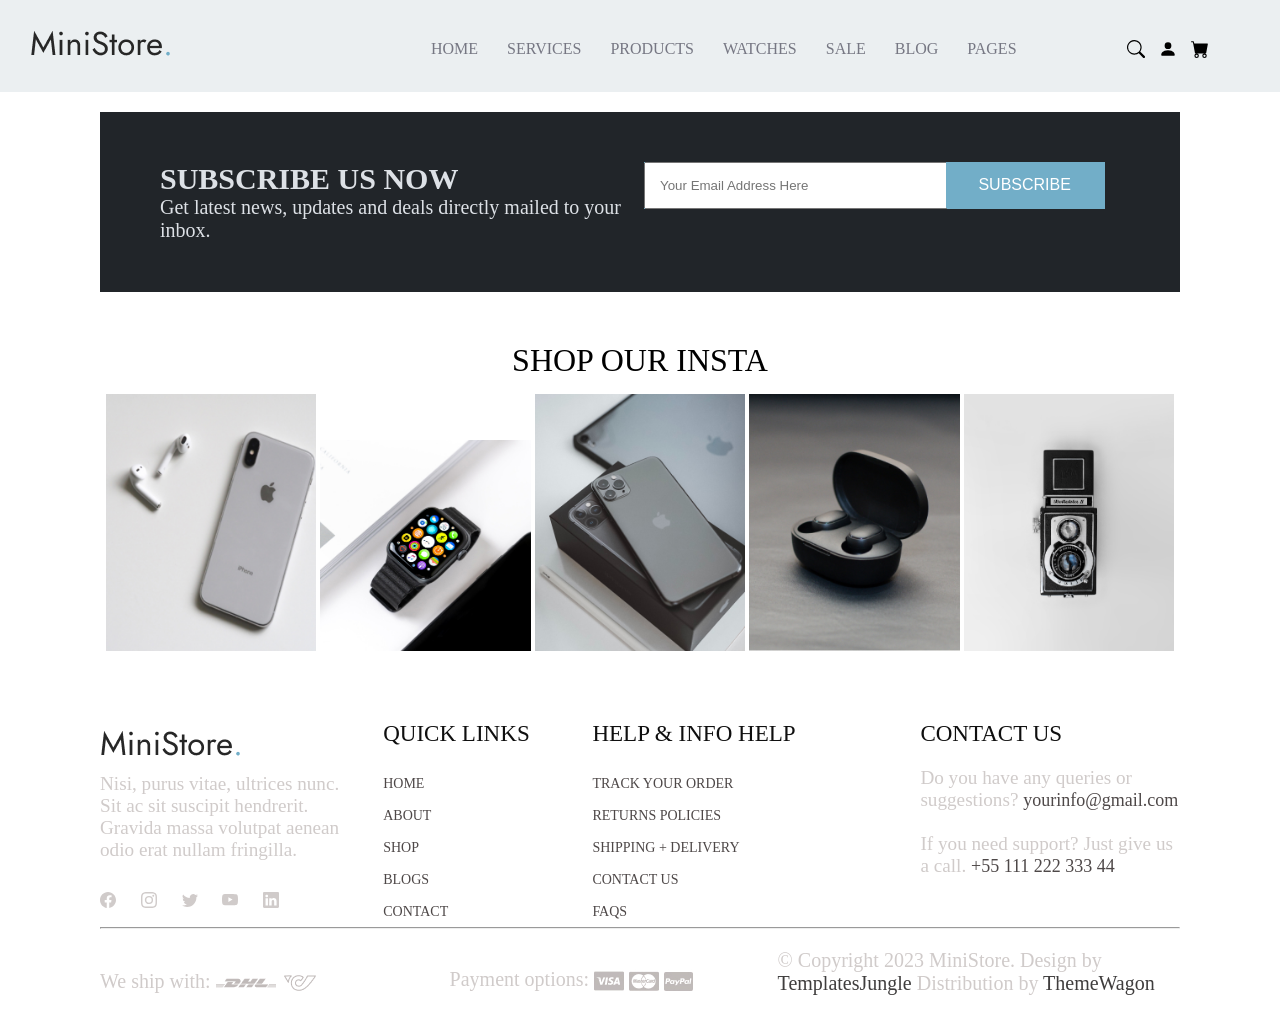
<file: spa.html>
<!DOCTYPE html>
<html lang="en">
<head>
    <meta charset="UTF-8">
    <meta name="viewport" content="width=device-width, initial-scale=1.0">
    <title>Mini Store</title>
    <link rel="stylesheet" href="css/spa-header.css">
    <link rel="stylesheet" href="css/spa-footer.css">

</head>
<body>
    <!-- header start -->
    <header>
        <div class="logo">
            <img src="images/main-logo.png" alt="logo" >
        </div>

<nav class="navs">
    <ul>
        <li><a href="">HOME</a></li>
        <li><a href="">SERVICES</a></li>
        <li><a href="">PRODUCTS</a></li>
        <li><a href="">WATCHES</a></li>
        <li><a href="">SALE</a></li>
        <li><a href="">BLOG</a></li>
        <li><a href="">PAGES</a></li>

    </ul>
</nav>
<nav class="icons">
    <ul>    
        <li><a href="">
            <svg xmlns="http://www.w3.org/2000/svg" width="18" height="18" fill="black" class="bi bi-search" viewBox="0 0 16 16">
                <path d="M11.742 10.344a6.5 6.5 0 1 0-1.397 1.398h-.001q.044.06.098.115l3.85 3.85a1 1 0 0 0 1.415-1.414l-3.85-3.85a1 1 0 0 0-.115-.1zM12 6.5a5.5 5.5 0 1 1-11 0 5.5 5.5 0 0 1 11 0"/>
              </svg>
        </a></li>
        <li><a href="">
            <svg xmlns="http://www.w3.org/2000/svg" width="18" height="18" fill="black" class="bi bi-person-fill" viewBox="0 0 16 16">
                <path d="M3 14s-1 0-1-1 1-4 6-4 6 3 6 4-1 1-1 1zm5-6a3 3 0 1 0 0-6 3 3 0 0 0 0 6"/>
              </svg>
        </a></li>
        <li><a href="">
            <svg xmlns="http://www.w3.org/2000/svg" width="18" height="18" fill="black" class="bi bi-cart-fill" viewBox="0 0 16 16">
                <path d="M0 1.5A.5.5 0 0 1 .5 1H2a.5.5 0 0 1 .485.379L2.89 3H14.5a.5.5 0 0 1 .491.592l-1.5 8A.5.5 0 0 1 13 12H4a.5.5 0 0 1-.491-.408L2.01 3.607 1.61 2H.5a.5.5 0 0 1-.5-.5M5 12a2 2 0 1 0 0 4 2 2 0 0 0 0-4m7 0a2 2 0 1 0 0 4 2 2 0 0 0 0-4m-7 1a1 1 0 1 1 0 2 1 1 0 0 1 0-2m7 0a1 1 0 1 1 0 2 1 1 0 0 1 0-2"/>
              </svg>
        </a></li>
</ul>
</nav>
    </header>
     <!-- header end -->

    <!-- Main start -->
    <main>
        <!-- SUBSCRIBE SECTION -->
        <section class="subscribe">
            <div class="sub-left">
                <h1>SUBSCRIBE US NOW</h1>
                <p>Get latest news, updates and deals directly mailed to your inbox.</p>
            </div>
            <div class="sub-right">
                <input type="text" placeholder="Your Email Address Here">
                <button>SUBSCRIBE</button>
            </div>
        </section>
        <!-- INSTA SECTION -->
        <section class="insta">
            <h1 style="text-align: center;font-weight: normal;">SHOP OUR INSTA</h1>
            <img src="images/insta-item1.jpg" alt="">
            <img src="images/insta-item2.jpg" alt="">
            <img src="images/insta-item3.jpg" alt="">
            <img src="images/insta-item4.jpg" alt="">
            <img src="images/insta-item5.jpg" alt="">

        </section>
    </main>
    <!-- Main end -->

    <!-- footer start -->
    <footer>
        <div class="footer-section1">
            <img src="images/main-logo.png" alt="">
            <p>
                Nisi, purus vitae, ultrices nunc. Sit ac sit suscipit hendrerit. Gravida massa volutpat aenean odio erat nullam fringilla.
            </p>
            <div class="socials">
                <a href="" style="margin-left: 0px;">
                    <svg xmlns="http://www.w3.org/2000/svg" width="16" height="16" fill="currentColor" class="bi bi-facebook" viewBox="0 0 16 16">
                    <path d="M16 8.049c0-4.446-3.582-8.05-8-8.05C3.58 0-.002 3.603-.002 8.05c0 4.017 2.926 7.347 6.75 7.951v-5.625h-2.03V8.05H6.75V6.275c0-2.017 1.195-3.131 3.022-3.131.876 0 1.791.157 1.791.157v1.98h-1.009c-.993 0-1.303.621-1.303 1.258v1.51h2.218l-.354 2.326H9.25V16c3.824-.604 6.75-3.934 6.75-7.951"/>
                  </svg>
                </a>

                <a href="">
                    <svg xmlns="http://www.w3.org/2000/svg" width="16" height="16" fill="currentColor" class="bi bi-instagram" viewBox="0 0 16 16">
                        <path d="M8 0C5.829 0 5.556.01 4.703.048 3.85.088 3.269.222 2.76.42a3.9 3.9 0 0 0-1.417.923A3.9 3.9 0 0 0 .42 2.76C.222 3.268.087 3.85.048 4.7.01 5.555 0 5.827 0 8.001c0 2.172.01 2.444.048 3.297.04.852.174 1.433.372 1.942.205.526.478.972.923 1.417.444.445.89.719 1.416.923.51.198 1.09.333 1.942.372C5.555 15.99 5.827 16 8 16s2.444-.01 3.298-.048c.851-.04 1.434-.174 1.943-.372a3.9 3.9 0 0 0 1.416-.923c.445-.445.718-.891.923-1.417.197-.509.332-1.09.372-1.942C15.99 10.445 16 10.173 16 8s-.01-2.445-.048-3.299c-.04-.851-.175-1.433-.372-1.941a3.9 3.9 0 0 0-.923-1.417A3.9 3.9 0 0 0 13.24.42c-.51-.198-1.092-.333-1.943-.372C10.443.01 10.172 0 7.998 0zm-.717 1.442h.718c2.136 0 2.389.007 3.232.046.78.035 1.204.166 1.486.275.373.145.64.319.92.599s.453.546.598.92c.11.281.24.705.275 1.485.039.843.047 1.096.047 3.231s-.008 2.389-.047 3.232c-.035.78-.166 1.203-.275 1.485a2.5 2.5 0 0 1-.599.919c-.28.28-.546.453-.92.598-.28.11-.704.24-1.485.276-.843.038-1.096.047-3.232.047s-2.39-.009-3.233-.047c-.78-.036-1.203-.166-1.485-.276a2.5 2.5 0 0 1-.92-.598 2.5 2.5 0 0 1-.6-.92c-.109-.281-.24-.705-.275-1.485-.038-.843-.046-1.096-.046-3.233s.008-2.388.046-3.231c.036-.78.166-1.204.276-1.486.145-.373.319-.64.599-.92s.546-.453.92-.598c.282-.11.705-.24 1.485-.276.738-.034 1.024-.044 2.515-.045zm4.988 1.328a.96.96 0 1 0 0 1.92.96.96 0 0 0 0-1.92m-4.27 1.122a4.109 4.109 0 1 0 0 8.217 4.109 4.109 0 0 0 0-8.217m0 1.441a2.667 2.667 0 1 1 0 5.334 2.667 2.667 0 0 1 0-5.334"/>
                      </svg>
                </a>
                <a href="">
                    <svg xmlns="http://www.w3.org/2000/svg" width="16" height="16" fill="currentColor" class="bi bi-twitter" viewBox="0 0 16 16">
                        <path d="M5.026 15c6.038 0 9.341-5.003 9.341-9.334q.002-.211-.006-.422A6.7 6.7 0 0 0 16 3.542a6.7 6.7 0 0 1-1.889.518 3.3 3.3 0 0 0 1.447-1.817 6.5 6.5 0 0 1-2.087.793A3.286 3.286 0 0 0 7.875 6.03a9.32 9.32 0 0 1-6.767-3.429 3.29 3.29 0 0 0 1.018 4.382A3.3 3.3 0 0 1 .64 6.575v.045a3.29 3.29 0 0 0 2.632 3.218 3.2 3.2 0 0 1-.865.115 3 3 0 0 1-.614-.057 3.28 3.28 0 0 0 3.067 2.277A6.6 6.6 0 0 1 .78 13.58a6 6 0 0 1-.78-.045A9.34 9.34 0 0 0 5.026 15"/>
                      </svg>
                </a>


                <a href="">
                    <svg xmlns="http://www.w3.org/2000/svg" width="16" height="16" fill="currentColor" class="bi bi-youtube" viewBox="0 0 16 16">
                        <path d="M8.051 1.999h.089c.822.003 4.987.033 6.11.335a2.01 2.01 0 0 1 1.415 1.42c.101.38.172.883.22 1.402l.01.104.022.26.008.104c.065.914.073 1.77.074 1.957v.075c-.001.194-.01 1.108-.082 2.06l-.008.105-.009.104c-.05.572-.124 1.14-.235 1.558a2.01 2.01 0 0 1-1.415 1.42c-1.16.312-5.569.334-6.18.335h-.142c-.309 0-1.587-.006-2.927-.052l-.17-.006-.087-.004-.171-.007-.171-.007c-1.11-.049-2.167-.128-2.654-.26a2.01 2.01 0 0 1-1.415-1.419c-.111-.417-.185-.986-.235-1.558L.09 9.82l-.008-.104A31 31 0 0 1 0 7.68v-.123c.002-.215.01-.958.064-1.778l.007-.103.003-.052.008-.104.022-.26.01-.104c.048-.519.119-1.023.22-1.402a2.01 2.01 0 0 1 1.415-1.42c.487-.13 1.544-.21 2.654-.26l.17-.007.172-.006.086-.003.171-.007A100 100 0 0 1 7.858 2zM6.4 5.209v4.818l4.157-2.408z"/>
                      </svg>
                </a>
                <a href="">
                    <svg xmlns="http://www.w3.org/2000/svg" width="16" height="16" fill="currentColor" class="bi bi-linkedin" viewBox="0 0 16 16">
                        <path d="M0 1.146C0 .513.526 0 1.175 0h13.65C15.474 0 16 .513 16 1.146v13.708c0 .633-.526 1.146-1.175 1.146H1.175C.526 16 0 15.487 0 14.854zm4.943 12.248V6.169H2.542v7.225zm-1.2-8.212c.837 0 1.358-.554 1.358-1.248-.015-.709-.52-1.248-1.342-1.248S2.4 3.226 2.4 3.934c0 .694.521 1.248 1.327 1.248zm4.908 8.212V9.359c0-.216.016-.432.08-.586.173-.431.568-.878 1.232-.878.869 0 1.216.662 1.216 1.634v3.865h2.401V9.25c0-2.22-1.184-3.252-2.764-3.252-1.274 0-1.845.7-2.165 1.193v.025h-.016l.016-.025V6.169h-2.4c.03.678 0 7.225 0 7.225z"/>
                      </svg>
                </a>
            </div>
        </div>


        <div class="footer-section2">
            <h4>QUICK LINKS</h4>
            <nav>
               <ul>
                    <li><a href="">HOME</a></li>
                    <li><a href="">ABOUT</a></li>
                    <li><a href="">SHOP</a></li>
                    <li><a href="">BLOGS</a></li>
                    <li><a href="">CONTACT</a></li>
                
               </ul> 
                 
            </nav>
        </div>
        <div class="footer-section3">
            <h4>HELP & INFO HELP</h4>
            <nav>
               <ul>
                    <li><a href="">TRACK YOUR ORDER</a></li>
                    <li><a href="">RETURNS POLICIES</a></li>
                    <li><a href="">SHIPPING + DELIVERY</a></li>
                    <li><a href="">CONTACT US</a></li>
                    <li><a href="">FAQS</a></li>
                
               </ul> 
                 
            </nav>
        </div>
        <div class="footer-section4">
            <h4>CONTACT US</h4>
            <p>Do you have any queries or suggestions? <a href="mailto:">yourinfo@gmail.com</a></p>
            <br>
            <p>If you need support? Just give us a call. <a href="tel:+5511122233344">+55 111 222 333 44</a></p>
        </div>
        <hr>
        <div class="r2-sec1">
            <p>We ship with: 
                <img src="images/dhl.png" alt="">
                <img src="images/shippingcard.png" alt="">
            </p>
        </div>
        <div class="r2-sec2"> 
            <p>Payment options:
                <img src="images/visa.jpg" alt="">
                <img src="images/mastercard.jpg" alt="">
                <img src="images/paypal.jpg" alt="">
             </p></div>
        <div class="r2-sec3">
            <p >© Copyright 2023 MiniStore. Design by</p>
             <p >
               <a href="" style="color: rgb(63, 61, 61);">TemplatesJungle</a>  
                Distribution by <a href="" style="color: rgb(63, 61, 61);"> ThemeWagon</a>
            </p>
        </div>
    </footer>
    
    <!-- footer end -->
</body>
</html>
</file>
<file: css/style.css>
/*
Theme Name: Ministore
Theme URI: 
Author: 
Author URI: 
Description: Ministore is specially designed product packaged for Ministore by Moksha.
Version: 
*/

/*--------------------------------------------------------------
This is main CSS file that contains custom style rules used in this template
--------------------------------------------------------------*/

/*------------------------------------*\
    Table of contents
\*------------------------------------*/

/*------------------------------------------------

CSS STRUCTURE:

    
/*--------------------------------------------------------------
/** 1. VARIABLES
--------------------------------------------------------------*/
:root {
  --accent-color:             #717171;
  --white-color:              #fff;
  --black-color:              #000;
  --gray-color:               #F3F3F3;
  --gray-color-300:           #D8D8D8;
  --gray-color-500:           #AEAEAE;
  --gray-color-800:           #3A3A3A;
  --light-gray-color:         #D7DDDF;
  --primary-color:            #72AEC8;
  --bs-primary-rgb:           114,174,200;
  --light-color:              #f8f9fa;
  --dark-color:               #212529;
  --light-blue-color:         #EDF1F3;
  --navbar-color-color:       #131814;
  --swiper-theme-color:       #4A4A4A;
  --swiper-pagination-color:  #4A4A4A;

}

/* on mobile devices below 600px
 */
@media screen and (max-width: 600px) {
    :root {
        --header-height : 100px;
        --header-height-min   : 80px;
    }
}

/* Fonts */
:root {
    --body-font           : "Lato", sans-serif;
    --heading-font        : "Jost", sans-serif;
}

/*----------------------------------------------*/
/* 1 GENERAL TYPOGRAPHY */
/*----------------------------------------------*/

/* 1.1 General Styles
/*----------------------------------------------*/
*, *::before, *::after {
  -webkit-box-sizing: border-box;
  -moz-box-sizing: border-box;
  box-sizing: border-box;
}
html {
  box-sizing: border-box;
}
body {
  font-family: var(--body-font);
  font-size: 14px;
  font-weight: 500;
  line-height: 1.6;
  margin: 0;
}
p {
  font-size: 1.2em;
  color: var(--gray-color-500);
}
ul.inner-list li {
   font-size: 1.2em;
}
a {
  color: var(--dark-color);
  text-decoration: none;
  transition: 0.3s color ease-out;
}
a.light {
  color: var(--light-color);
}
a:hover {
  text-decoration: none;
  color: var(--primary-color);
}

/*------------ Background Color -----------*/
.bg-gray {
    background: var(--gray-color);
}
.bg-dark {
    background: var(--dark-color);
}
.bg-light {
    background: var(--light-color);
}
.bg-light-blue {
    background: var(--light-blue-color);
}

/* - Section Padding
--------------------------------------------------------------*/
.padding-xsmall {
  padding-top: 0.5em;
  padding-bottom: 0.5em;
}
.padding-small {
  padding-top: 2em;
  padding-bottom: 2em;
}
.padding-medium {
  padding-top: 4em;
  padding-bottom: 4em;
}
.padding-large {
  padding-top: 7em;
  padding-bottom: 7em;
}
.padding-xlarge {
  padding-top: 9.5em;
  padding-bottom: 9.5em;
}

/* no padding */
.no-padding-top {
  padding-top: 0 !important;
}
.no-padding-right {
  padding-right: 0 !important;
}
.no-padding-bottom {
  padding-bottom: 0 !important;
}
.no-padding-left {
  padding-left: 0 !important;
}
.no-padding-tb {
  padding-top: 0 !important;
  padding-bottom: 0 !important;
}
.no-padding-lr {
  padding-left: 0 !important;
  padding-right: 0 !important;
}
.no-gutter {
  padding: 0 !important;
}

/* no padding and margin */
.no-padding {
  padding: 0 !important;
}
.no-margin {
  margin: 0 !important;
}

/* - Section margin
--------------------------------------------------------------*/
.margin-small {
  margin-top: 3em;
  margin-bottom: 3em;
}
.margin-medium {
  margin-top: 5em;
  margin-bottom: 5em;
}
.margin-large {
  margin-top: 7em;
  margin-bottom: 7em;
}
.margin-xlarge {
  margin-top: 9em;
  margin-bottom: 9em;
}

@media only screen and (max-width: 768px) {
  .margin-small,
  .margin-medium,
  .margin-large {
    margin-top: 1em;
    margin-bottom: 1em;
  }
}


/* - Section Title
--------------------------------------------------------------*/
h3.card-title,
h3.cart-title {
   font-size: 1.5em;
}

/* - Section width
--------------------------------------------------------------*/
.u-full-width {
    width: 100%;
    border: none;
}

/*--------------------------------------------------------------
/** 2.10 Buttons
--------------------------------------------------------------*/
/* - Button Sizes
------------------------------------------------------------- */
.btn.btn-small {
  padding: 0.8em 1.8em;
  font-size: 0.65em;
}
.btn.btn-medium {
  padding: 0.8em 2.8em;
  font-size: 1.1em;
  letter-spacing: 2px;
}
.btn.btn-large {
  padding: 2.4em 5.1em;
  font-size: 1.8em;
}

/* - Button Shapes
------------------------------------------------------------- */
.btn.btn-rounded,
.btn.btn-rounded::after {
  border-radius: 6px;
}
.btn.btn-pill,
.btn.btn-pill::after {
  border-radius: 2em;
}
/* button outline */
.btn.btn-outline-dark,
.btn.btn-outline-light,
.btn.btn-outline-accent {
  background: transparent;
  text-shadow: none;
  box-shadow: none;
}
.btn.btn-outline-dark:hover::after,
.btn.btn-outline-light:hover::after {
  background-color: transparent;
}
.btn.btn-outline-dark {
  border-color: rgba(0,0,0,1);
  color: var(--dark-color);
}
.btn.btn-outline-dark:hover {
  background: var(--dark-color);
  color: var(--light-color);
}
.btn.btn-outline-light {
  border-color: rgba(255,255,255,0.5);
  color: var(--light-color);
}
.btn.btn-outline-light:hover {
  background: var(--primary-color);
  color: var(--light-color);
  border-color: var(--primary-color);
}
.btn.btn-outline-accent {
  background: transparent;
  border-color: var(--accent-color);
  color: var(--dark-color);
}
.btn.btn-outline-accent:hover {
  border-color: var(--dark-color);
  color: var(--dark-color) !important;
}
.btn.btn-full {
  display: block;
  margin: .85em 0;
  width: 100%;
  letter-spacing: 0.12em;
}

/* no border radius */
.btn-rounded-none,
.btn-rounded-none::after {
  border-radius: 0;
}

/* - Buttons Color Scheme
------------------------------------------------------------- */
.btn.btn-normal {
  text-decoration: underline;
  border: none;
}
.btn.btn-normal:hover {
  text-decoration: none;
}
.btn.btn-accent {
  color: var(--light-color);
  background-color: var(--accent-color);
  border: none;
}
.btn.btn-accent:hover {
  color: var(--light-color) !important;
  background-color: var(--primary-color);
}
.btn.btn-black {
  background-color: var(--dark-color);
  color: var(--light-color);
  border: none;
}
.btn.btn-black:hover {
  background-color: var(--primary-color);
  color: var(--light-color);
}
.btn.btn-light {
  background-color: var(--light-color);
  color: var(--dark-color);
  border: none;
}
.btn.btn-light:hover {
  background-color: var(--primary-color);
  color: var(--light-color);
}
.btn.btn-primary {
  background: var(--primary-color);
  color: var(--light-color);
  border: none;
}
.btn.btn-primary:hover {
  background-color: var(--dark-color);
  color: var(--light-color);
}

/* - Buttons Aligns
------------------------------------------------------------- */
.btn-left {
  text-align: left;
  display: block;
}
.btn-center {
  text-align: center;
  display: block;
}
.btn-right {
  text-align: right;
  display: block;
}

/*----------------------------------------------*/
/* 2 SITE STRUCTURE */
/*----------------------------------------------*/

/* - Search Bar
------------------------------------------------------------- */
.search-box {
    background: var(--gray-color);
    position: relative;
}
.close-button {
    position: absolute;
    top: 20px;
    right: 120px;
    cursor: pointer;
    z-index: 9;
}
.search-box input.search-input {
    font-size: 1.3em;
    width: 70%;
    height: 30px;
    padding: 25px;
    border-radius: 80px;
    border-color: rgb(0 0 0 / 25%);
    background: transparent;
}
.search-box svg {
    width: 22px;
    height: 22px;
    color: var(--primary-color);
}
.search-box svg.search {
    margin-left: -50px;
}


/** Search Form
--------------------------------------------------------------*/
.search-form input[type="search"].search-field {
  border: none;
  background: #f1f1f1;
  width: 100%;
  border-radius: 50px;
  padding: 10px 40px;
}
.search-form input[type="search"].search-field::focus {
  border-color: #af9aaa;
}
.search-form button {
  position: absolute;
  top: 6px;
  right: 9px;
  background: transparent;
  border: none;
}

/** Search Popup
--------------------------------------------------------------*/
.search-popup {
  background-color: #fff;
  position: fixed;
  left: 0;
  top: 0;
  width: 100%;
  height: 100%;
  opacity: 0;
  visibility: hidden;
  z-index: 9999;
  -webkit-transition: opacity 0.3s 0s, visibility 0s 0.3s;
  -moz-transition: opacity 0.3s 0s, visibility 0s 0.3s;
  transition: opacity 0.3s 0s, visibility 0s 0.3s;
}
.search-popup.is-visible {
  opacity: 1;
  visibility: visible;
  cursor: -webkit-image-set(url("data:image/svg+xml;charset=utf8,%3Csvg xmlns='http://www.w3.org/2000/svg' width='20' height='20' viewBox='0 0 20 20'%3E%3Cpath fill='%23FFF' d='M20 1l-1-1-9 9-9-9-1 1 9 9-9 9 1 1 9-9 9 9 1-1-9-9'/%3E%3C/svg%3E") 1x, url("data:image/svg+xml;charset=utf8,%3Csvg xmlns='http://www.w3.org/2000/svg' width='20' height='20' viewBox='0 0 20 20'%3E%3Cpath fill='%23000' d='M20 1l-1-1-9 9-9-9-1 1 9 9-9 9 1 1 9-9 9 9 1-1-9-9'/%3E%3C/svg%3E") 2x), pointer;
  cursor: url("data:image/svg+xml;charset=utf8,%3Csvg xmlns='http://www.w3.org/2000/svg' width='20' height='20' viewBox='0 0 20 20'%3E%3Cpath fill='%23000' d='M20 1l-1-1-9 9-9-9-1 1 9 9-9 9 1 1 9-9 9 9 1-1-9-9'/%3E%3C/svg%3E"), pointer;
  -webkit-transition: opacity 0.3s 0s, visibility 0s 0s;
  -moz-transition: opacity 0.3s 0s, visibility 0s 0s;
  transition: opacity 0.3s 0s, visibility 0s 0s;
}
.search-popup-container {
  background-color: transparent;
  position: relative;
  top: 50%;
  margin: 0 auto;
  padding: 0;
  width: 90%;
  max-width: 800px;
  text-align: center;
  box-shadow: none;
  cursor: default;
  -webkit-transform: translateY(-40px);
  transform: translateY(-40px);
  -webkit-backface-visibility: hidden;
  -webkit-transition-property: -webkit-transform;
  transition-property: transform;
  -webkit-transition-duration: 0.3s;
  transition-duration: 0.3s;
}
.is-visible .search-popup-container {
  -webkit-transform: translateY(-50%);
  transform: translateY(-50%);
}
.search-popup-form {
  position: relative;
  margin: 0 0 3em 0;
}
.search-popup-form .form-control {
  padding: 0 0 .375em 0;
  font-size: 2em;
}
.search-popup-form #search-popup-submit {
  display: none;
}
.search-popup .search-popup-close {
  display: block;
  position: absolute;
  top: 2em;
  right: 2em;
  margin: -0.5em;
  padding: 0.5em;
  line-height: 0;
}
.search-popup .search-popup-close:hover {
  -webkit-transform: rotate(90deg);
  -ms-transform: rotate(90deg);
  transform: rotate(90deg);
}
.search-popup .search-popup-close i {
  display: block;
  position: relative;
  width: 1em;
  height: 1em;
  fill: rgba(0,0,0,0.5);
}
.search-popup .search-popup-close:hover i {
  fill: rgba(0,0,0,1);
}
.search-popup .cat-list-title {
  margin-top: 40px;
  margin-bottom: 10px;
  font-size: 0.6em;
  font-weight: normal;
  text-transform: uppercase;
  letter-spacing: 0.1em;
}
.search-popup .cat-list {
  margin: 0;
  list-style-type: none;
}
.search-popup .cat-list-item {
  display: inline-block;
  margin-bottom: 0;
  letter-spacing: 0.015em;
  font-size: 2em;
}
.search-popup .cat-list-item a {
  position: relative;
}
.search-popup .cat-list-item a::after {
  background: none repeat scroll 0 0 #fff;
  content: "";
  height: 1px;
  border-bottom: 1px solid #ff9697;
  left: 0;
  opacity: 0;
  position: absolute;
  top: 100%;
  width: 100%;
  -webkit-transition: height 0.3s,opacity 0.3s,-webkit-transform 0.3s;
  transition: height 0.3s,opacity 0.3s,transform 0.3s;
  -webkit-transform: translateY(-5px);
  transform: translateY(-5px);
}
.search-popup .cat-list-item a:hover::after {
  height: 1px;
  opacity: 1;
  -webkit-transform: translateY(2px);
  transform: translateY(2px);
}
.search-popup .cat-list-item::after {
  content: "/";
  padding: 0 5px;
  line-height: 1;
  color: rgba(0, 0, 0, 0.5);
  vertical-align: text-top;
}
.search-popup .cat-list-item:last-child::after {
  display: none;
}

@media only screen and (max-width: 991px) {
  .search-popup .cat-list-item,
  .search-popup-form .form-control {
    font-size: 1.425em;
  }
}
@media only screen and (max-width: 767px) {
.search-popup .search-popup-close {
    top: 1em;
    right: 1em;
  }
}
@media only screen and (max-width: 575px) {
  .search-popup .cat-list-item,
  .search-popup-form .form-control {
    font-size: 1.125em;
  }
  .search-popup .search-popup-close {
    top: 1em;
    right: 1em;
  }
}

.search-popup input[type="search"] {
  font-size: 24px;
  height: 60px;
  padding: 26px;
}
.search-popup .search-form button {
  top: 12px;
  right: 15px;
}
.search-popup .search-form button svg {
  height: 28px;
  width: 28px;
}


/* 1. Header
/*----------------------------------------------*/
.site-header {
    position: fixed;
    width: 100%;
    z-index: 10;
    transition: background 0.3s ease-out;
}
.navbar-toggler svg.navbar-icon {
    width: 50px;
    height: 50px;
}
.navbar-nav .nav-item a.nav-link {
    color: var(--accent-color);
}
.navbar-nav .nav-item a.nav-link.active, 
.navbar-nav .nav-item a.nav-link:focus, 
.navbar-nav .nav-item a.nav-link:hover {
    color: var(--primary-color);
}

/*------------ Offcanvas -------------- */
#header-nav .navbar-toggler:focus {
    box-shadow: none;
}
#header-nav .offcanvas.show {
    z-index: 9999;
    background-color: var(--light-blue-color);
}
#header-nav .offcanvas-end {
    width: 500px;
}
.offcanvas.show .nav-item a.nav-link {
    font-size: 2em;
}
.offcanvas.show .offcanvas-body .navbar-nav {
    align-items: unset!important;
    padding-left: 20px;
}

/*------------ Top User Icons -----------*/
.site-header .user-items svg {
    width: 18px;
    height: 18px;
    cursor: pointer;
}

@media only screen and (max-width: 991px) {
  #navbar .user-items {
    display: none;
  }
}


/* 2. Billboard
/*----------------------------------------------*/
/*------------Swiper Arrow -----------*/
#billboard .swiper-arrow {
    position: absolute;
    top: 0;
    bottom: 0;
    z-index: 2;
    display: flex;
    align-items: center;
}
.swiper-icon.swiper-arrow svg {
    fill: var(--light-gray-color);
}
.swiper-icon.swiper-arrow:hover svg,
.swiper-icon.swiper-arrow:focus svg {
    fill: var(--primary-color);
}
#billboard .swiper-arrow.swiper-arrow-prev {
    left: 0;
}
#billboard .swiper-arrow.swiper-arrow-next {
    right: 0;
}

@media only screen and (max-width: 767px) {
  #billboard .banner-content {
      margin-top: 210px;
  }
  #billboard .image-holder {
      margin-top: -390px;
      opacity: 0.3;
  }
  #billboard .swiper-arrow {
      top: 400px;
  }
}

/* 3. Icon Box - Company Services
/*----------------------------------------------*/
.icon-box .icon-box-icon svg {
    width: 26px;
    height: 26px;
    fill: var(--primary-color);
}

@media only screen and (max-width: 991px) {
  #company-services .icon-box {
    flex-wrap: wrap;
  }
}

/* 4. Product
/*----------------------------------------------*/
.product-store .product-card .cart-concern {
    bottom: 75px;
    width: 100%;
    display: flex;
    justify-content: center;
    cursor: pointer;
    text-transform: uppercase;
    transition: all 0.3s ease-out;
    opacity: 0;
}
.product-store .product-card:hover .cart-concern {
    bottom: 90px;
    opacity: 1;
}
.product-card .cart-concern svg {
    width: 16px;
    height: 16px;
    fill: var(--light-color);
    margin-left: 9px;
}
.product-card .card-detail span {
    font-size: 1.5em;
}

@media only screen and (max-width: 575px) {
  .product-store .product-card .card-detail {
      padding: 10px;
  }
}

/*------------Swiper Pagination -----------*/
.product-store .swiper-pagination.swiper-pagination-clickable.swiper-pagination-bullets.swiper-pagination-horizontal {
    bottom: 35px;
}
.swiper-pagination span.swiper-pagination-bullet {
    width: 15px;
    height: 15px;
}

/* 5. Testimonial
/*----------------------------------------------*/
.review-item blockquote {
    font-size: 2.5em;
    font-weight: 300;
    line-height: 1.2;
}
.rating svg.star {
    width: 16px;
    height: 16px;
    fill: var(--primary-color);
}
#testimonials .swiper-arrow svg {
    width: 45px;
    height: 45px;
    fill: var(--light-gray-color);
}
.review-content .swiper-arrow {
    top: 0;
    bottom: 0;
    z-index: 2;
}
.review-content .swiper-arrow.swiper-arrow-next {
    right: 0;
}
.review-content .quotation svg.quote {
    color: var(--light-blue-color);
}

@media only screen and (max-width: 767px) {
  #testimonials blockquote {
      font-size: 2em;
  }
  .review-content .swiper-arrow {
      bottom: -420px;
  }
}

/* 6. Subscribe
/*----------------------------------------------*/
.subscribe-content p {
   color: var(--gray-color-500);
}

@media only screen and (max-width: 1199px) {
  .subscription-form input.form-control,
  .subscription-form button {
      width: 100%;
      margin-bottom: 10px;
  }
}

/* 7. Instagram
/*----------------------------------------------*/
#instagram figure.instagram-item {
    width: 20%;
}
figure.instagram-item img.insta-image {
    width: 100%;
    height: 100%;
    object-fit: cover;
}
.instagram-item .icon-overlay {
    top: 30px;
    left: 0;
    width: 100%;
    height: auto;
    color: var(--light-color);
    opacity: 0;
    transition: 0.9s ease-out;
}
.instagram-item:hover .icon-overlay {
    top: 0;
    opacity: 1;
}
.instagram-item .icon-overlay svg.instagram {
    height: 50px;
}

@media only screen and (max-width: 767px) {
  #instagram figure.instagram-item {
      width: 30%;
  }
}

@media only screen and (max-width: 501px) {
  #instagram figure.instagram-item {
      width: 100%;
  }
}

/* 8. Footer
/*----------------------------------------------*/
/*------------ Social Icon -----------*/
.social-links svg {
    width: 20px;
    height: 20px;
    color: var(--light-gray-color);
}
.social-links svg:hover {
    color: var(--primary-color);
}
.social-links li {
  padding-right: 30px;
}


/* 9. About Us Page
/*----------------------------------------------*/
/*------------ Video Icon -----------*/
.video-item a {
    top: 0;
    right: 0;
    bottom: 0;
    left: 0;
}
.video-item svg.video-player {
    width: 80px;
    height: 80px;
    padding: 19px;
    border-radius: 50%;
}

/* - Shop Page
--------------------------------------------------------------*/
/* ----------- Search Bar -----------*/
.shopify-grid select#input-sort {
    font-size: 1.2em;
    color: var(--dark-grey-color);
    border: none;
    padding: 0;
    text-align: center;
}

/* ----------- SideBar -----------*/
.sidebar input.search-field {
    width: 290px;
    height: 50px;
    box-shadow: 5px 5px 15px 5px #eee;
    border: 1px solid #eee;
    padding-left: 20px;
    outline-offset: 0;
}
.sidebar .search-icon {
    padding: 14px;
}
.sidebar svg.search {
    width: 20px;
    height: 20px;
}
.sidebar h5.widget-title {
    font-size: 1.4em;
    margin-bottom: 15px;
}
.sidebar .sidebar-list li {
    font-size: 1.2em;
}
.sidebar .sidebar-list li a {
    color: var(--dark-30);
}
.sidebar .sidebar-list li a:hover {
    color: var(--primary-color);
}

@media only screen and (max-width: 991px) {
  .widget-search-bar form {
      flex-wrap: wrap;
  }
}

/* ----------- Pagination -----------*/
.paging-navigation .pagination .page-numbers {
    font-size: 1.4em;
    color: var(--gray-color-500);
}
.paging-navigation .pagination .page-numbers:hover {
    color: var(--primary-color);
}
.paging-navigation .pagination svg {
    width: 35px;
}


/* 10. Single Product Page
/*----------------------------------------------*/
/*------------ Product Info -----------*/
.product-info .rating svg.star-fill {
    fill: var(--dark-color);
}
.product-info .select-list li.select-item {
    font-size: 1.2em;
}
.product-quantity .input-group {
  width: 140px;
  gap: 2px;
}
.product-quantity #quantity {
  height: auto;
  width: 20px;
  border: none;
  margin: 0;
  padding: 0;
}
.product-quantity #quantity,
.product-quantity .btn-number {
  width: 40px;
  height: 40px;
  text-align: center;
  background: #FFFFFF;
  border: 1px solid #E2E2E2;
  border-radius: 6px;
  color: #222;
  padding: 0;
}
.single-product .cart-wrap h4.item-title {
    font-size: 1.5em;
}
.single-product .product-quantity .stock-number {
    font-size: 1.2em;
}
.meta-product h4.item-title {
    font-size: 1.2em;
}

/*------------ Product Info Tabs -----------*/
.product-info-tabs .tabs-listing button {
    font-size: 2em;
    color: var(--dark-color);
}
.product-info-tabs .nav-tabs .nav-link {
    border: none;
}
.product-info-tabs .nav-tabs .nav-item.show .nav-link, 
.product-info-tabs .nav-tabs .nav-link.active {
    color: var(--primary-color);
}


@media only screen and (max-width: 991px) {
  .product-info-tabs .tabs-listing button {
      font-size: 1.2em;
      padding-right: 20px!important;
  }
}


/* 10. Cart Page
-----------------------------------------------------*/
.shopify-cart .card-price .money {
    font-size: 1.5em;
}
.shopify-cart .total-price .money {
    font-size: 2.9em;
}
.total-price .cart-totals {
    font-size: 1.5em;
}
.shopify-cart .table th {
    width: 30%;
}


/* 11. Checkout Page
--------------------------------------------------------------*/
.list-group-item span {
    font-size: 1.2em;
}


/* 12. Blog Page
--------------------------------------------------------------*/
/*------------ Sidebar -----------*/
.sidebar-post-item h4.card-title {
    font-size: 1.2em;
}

/* 13. Sibgle Post Page
--------------------------------------------------------------*/
#single-post-navigation .post-navigation span.page-nav-title {
    font-size: 1.5em;
}
.post-navigation svg {
    width: 30px;
    height: 45px;
}
.post-navigation:hover svg,
.post-navigation:focus svg {
    fill: var(--primary-color);
}
</file>
<file: css/spa-header.css>
*{
    margin: 0;
    padding: 0;

}

a{
    text-decoration: none;
}
header{
    padding: 20px 30px;
    padding-right: 10px;
    background-color: #ebeff1;
  
}
.logo{
    width: 30%;
    display: inline-block;
    vertical-align: top;
}
.navs{
    width: 57%;
    display: inline-block;
    vertical-align: top;
 
}
.navs ul li{
    display: inline-block;
    margin-top: 20px;
}
.icons{
    width: 10%;
    display: inline-block;
}
.icons ul li{
    display: inline-block;
    margin-top: 20px;
}

.navs ul li a{
    text-decoration: none;
    margin-left: 25px;
    color: #767783;
    
}
.icons ul li a{
    text-decoration: none;
    margin-left: 10px;
    color: #b3b5cb;
    
}
main{
    padding: 20px 100px;
}
.insta{
   
    margin-bottom: 25px;
    text-align: center;
}
.insta h1{
    font-size:xx-large;
    margin-bottom: 15px;
}
.insta img{
    width: 19.5%;
}

.subscribe{
    padding: 50px 60px;
    width: 100%;
    background-color: #212529;
    box-sizing: border-box;
    margin-bottom: 50px;
}
.subscribe .sub-left{
    width: 50%;
    display: inline-block;
   color: #dde1e6;
  
}

.subscribe .sub-left h1{
   font-size: 30px;
  
}
.subscribe .sub-left p{
    font-size: 20px;
   
 }
.subscribe .sub-right{
    width: 48%;
    display: inline-block;
    background-color: #72aec8;
    vertical-align: top;
    
    
}
.subscribe .sub-right input,button{
    padding: 14px;
    width: 59%;
    
}
.subscribe .sub-right button{
    margin-left: -6px;
    width: 34.2%;
    background-color: #72aec8;
    border: none;
    color: white;
    font-size: 16px;
    cursor: pointer;
    
}

.subscribe .sub-right button:hover{
    background-color: #212529;
    
}
</file>
<file: css/spa-footer.css>
footer{
    padding: 20px 100px;
}
.footer-section1{
    width: 24%;
    font-size: larger;
    color: #d0cbca;
    display: inline-block;
}
.socials {
    margin-top: 30px;
    
}
.socials a {
color: #d0cbca;
margin-top: 10px;
margin-left: 20px;
text-decoration: none;

}
.footer-section2{
    display: inline-block;
    width: 19%;
    font-size: larger;
    color: #d0cbca;
    vertical-align: top;
    margin-left: 20px;
}
.footer-section2 h4{
    margin-bottom: 20px;
    font-size: larger;
    color: rgb(15, 15, 15);
    font-weight: 100;
}
.footer-section2 ul li{
    list-style: none;
    line-height: 30px;
    color: rgb(15, 15, 15);
}
.footer-section2 ul li a{
    color: rgb(78, 72, 72);
    font-size: 14px;
    font-weight: 200;
}



.footer-section3{
    display: inline-block;
    width: 30%;
    font-size: larger;
    color: #d0cbca;
    vertical-align: top;
}
.footer-section3 h4{
    margin-bottom: 20px;
    font-size: larger;
    color: rgb(15, 15, 15);
    font-weight: 100;
}
.footer-section3 ul li{
    list-style: none;
    line-height: 30px;
    color: rgb(15, 15, 15);
}
.footer-section3 ul li a{
    color: rgb(78, 72, 72);
    font-size: 14px;
}




.footer-section4{
    display: inline-block;
    width: 24%;
    font-size: larger;
    color: #d0cbca;
    vertical-align: top;
}
.footer-section4 h4{
    margin-bottom: 20px;
    font-size: larger;
    color: rgb(15, 15, 15);
    font-weight: 100;
}
.footer-section4 p{
 color: #d0cbca;
}
.footer-section4 p a{
    color: rgb(78, 72, 72);
    font-size: large;
}

.r2-sec1{
    width: 32%;
 vertical-align: top;
    display: inline-block;
}
.r2-sec2{
    width: 30%;
    display: inline-block;
}
.r2-sec3{
    width: 35%;
    display: inline-block;
    vertical-align: bottom;

    padding-top: 20px;
}
.r2-sec1,.r2-sec2 p{
    font-size: 20px;
    color: #d0cbca;
   

}
.r2-sec1,.r2-sec2 p img{
    vertical-align: middle;

}

.r2-sec1 p{
    font-size: 20px;
    color: #d0cbca;
  

}
.r2-sec1 p img{
    vertical-align: middle;

}

.r2-sec3 p{
    font-size: 20px;
    color: #d0cbca;
    

}
</file>
